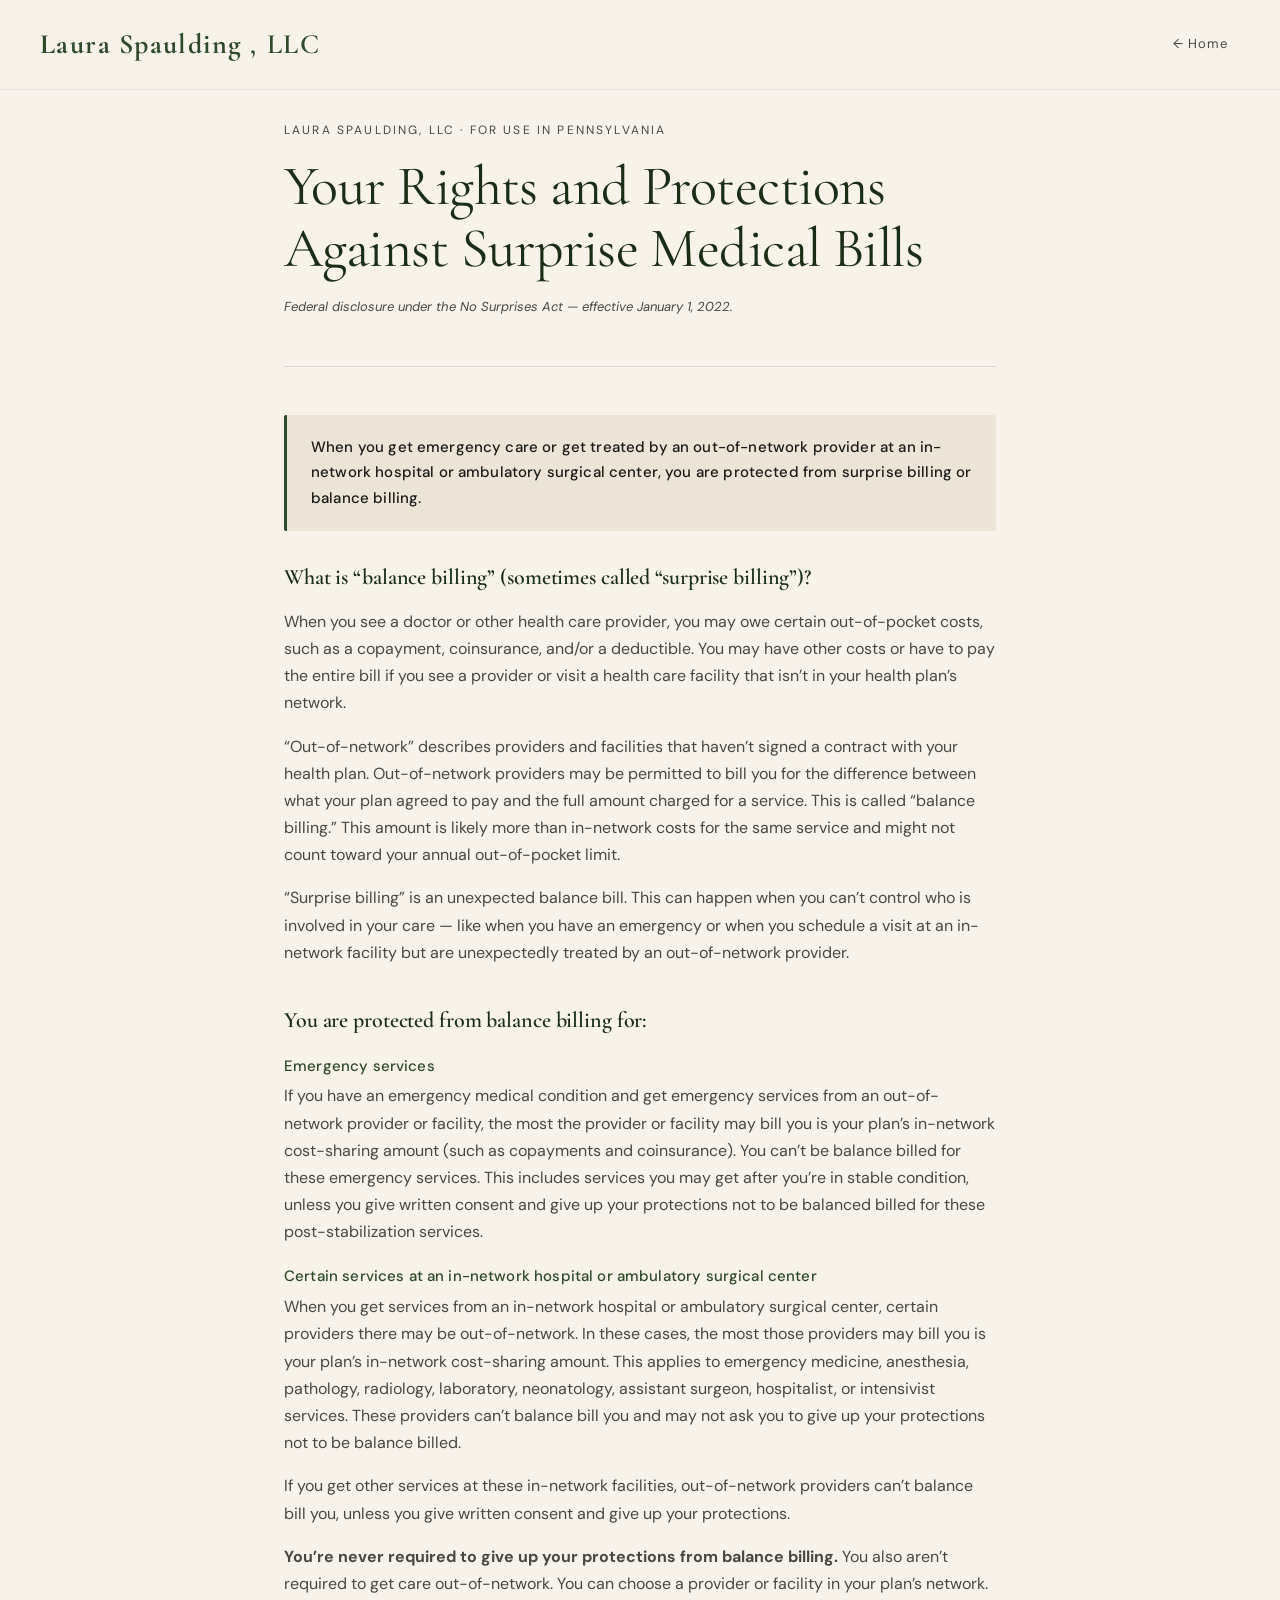
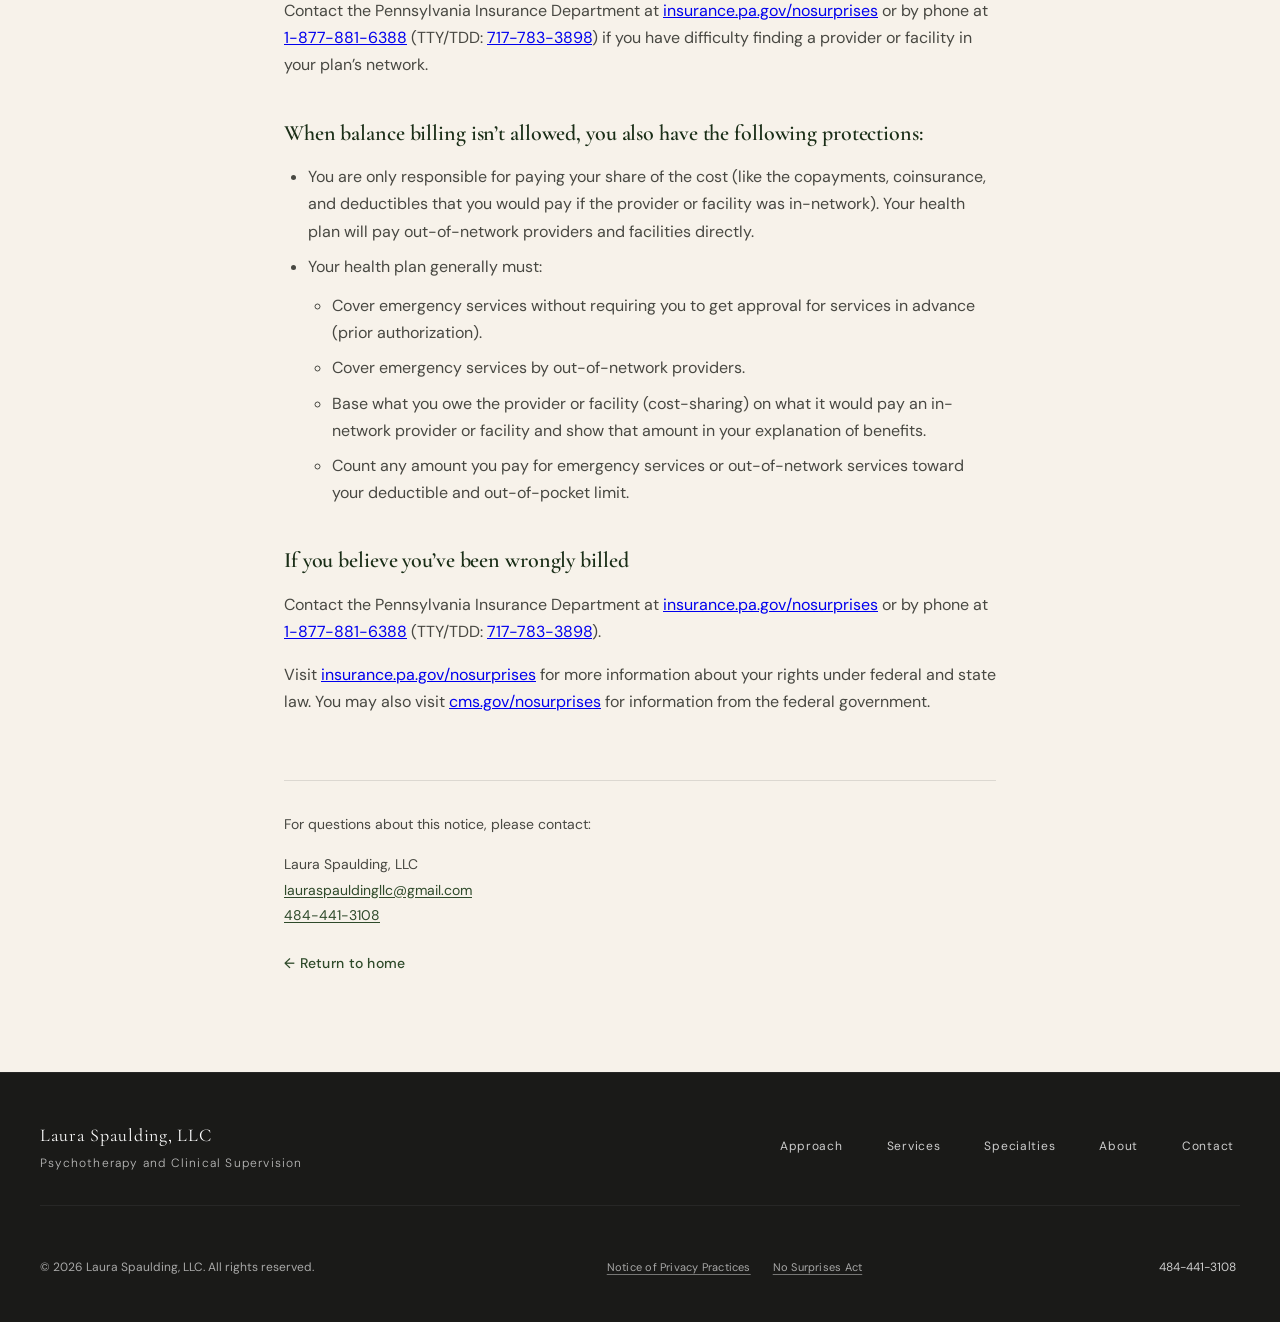
<file: no-surprises-act.html>
<!DOCTYPE html>
<html lang="en">
<head>
  <meta charset="UTF-8" />
  <meta name="viewport" content="width=device-width, initial-scale=1.0" />
  <title>Your Rights and Protections Against Surprise Medical Bills | Laura Spaulding, LPC</title>
  <meta name="description" content="No Surprises Act disclosure for Laura Spaulding LLC — federal and Pennsylvania protections against balance billing and surprise medical bills." />
  <meta name="robots" content="noindex" />
  <link rel="preconnect" href="https://fonts.googleapis.com" />
  <link rel="preconnect" href="https://fonts.gstatic.com" crossorigin />
  <link rel="preload" href="https://fonts.googleapis.com/css2?family=Bebas+Neue&family=Cormorant+Garamond:ital,wght@0,300;0,400;0,600;1,300;1,400;1,600&family=DM+Sans:wght@300;400;500&display=swap" as="style" onload="this.onload=null;this.rel='stylesheet'" />
  <noscript><link href="https://fonts.googleapis.com/css2?family=Bebas+Neue&family=Cormorant+Garamond:ital,wght@0,300;0,400;0,600;1,300;1,400;1,600&family=DM+Sans:wght@300;400;500&display=swap" rel="stylesheet" /></noscript>
  <link rel="icon" href="data:image/svg+xml,<svg xmlns='http://www.w3.org/2000/svg' viewBox='0 0 100 100'><text y='.9em' font-size='90'>🌿</text></svg>" />
  <link rel="stylesheet" href="style.css?v=golive-llc-space" />
</head>
<body class="legal-page">
  <a href="#main-content" class="skip-link">Skip to main content</a>

  <nav class="nav nav--legal" aria-label="Return to home">
    <div class="nav__inner">
      <a href="index.html" class="nav__brand">
        <span class="nav__brand-first">Laura</span> <span class="nav__brand-last">Spaulding</span><span class="nav__brand-llc">, LLC</span>
      </a>
      <a href="index.html" class="nav__return-link">&larr; Home</a>
    </div>
  </nav>

  <main id="main-content">
    <article class="legal">
      <header class="legal__header">
        <p class="legal__eyebrow">Laura Spaulding, LLC &middot; For use in Pennsylvania</p>
        <h1 class="legal__title">Your Rights and Protections Against Surprise Medical Bills</h1>
        <p class="legal__effective">Federal disclosure under the No Surprises Act &mdash; effective January 1, 2022.</p>
      </header>

      <p class="legal__lede">
        <strong>When you get emergency care or get treated by an out-of-network provider at an in-network hospital or ambulatory surgical center, you are protected from surprise billing or balance billing.</strong>
      </p>

      <section>
        <h2 class="legal__section">What is &ldquo;balance billing&rdquo; (sometimes called &ldquo;surprise billing&rdquo;)?</h2>
        <p>When you see a doctor or other health care provider, you may owe certain out-of-pocket costs, such as a copayment, coinsurance, and/or a deductible. You may have other costs or have to pay the entire bill if you see a provider or visit a health care facility that isn&rsquo;t in your health plan&rsquo;s network.</p>
        <p>&ldquo;Out-of-network&rdquo; describes providers and facilities that haven&rsquo;t signed a contract with your health plan. Out-of-network providers may be permitted to bill you for the difference between what your plan agreed to pay and the full amount charged for a service. This is called &ldquo;balance billing.&rdquo; This amount is likely more than in-network costs for the same service and might not count toward your annual out-of-pocket limit.</p>
        <p>&ldquo;Surprise billing&rdquo; is an unexpected balance bill. This can happen when you can&rsquo;t control who is involved in your care &mdash; like when you have an emergency or when you schedule a visit at an in-network facility but are unexpectedly treated by an out-of-network provider.</p>
      </section>

      <section>
        <h2 class="legal__section">You are protected from balance billing for:</h2>

        <h3 class="legal__sub">Emergency services</h3>
        <p>If you have an emergency medical condition and get emergency services from an out-of-network provider or facility, the most the provider or facility may bill you is your plan&rsquo;s in-network cost-sharing amount (such as copayments and coinsurance). You can&rsquo;t be balance billed for these emergency services. This includes services you may get after you&rsquo;re in stable condition, unless you give written consent and give up your protections not to be balanced billed for these post-stabilization services.</p>

        <h3 class="legal__sub">Certain services at an in-network hospital or ambulatory surgical center</h3>
        <p>When you get services from an in-network hospital or ambulatory surgical center, certain providers there may be out-of-network. In these cases, the most those providers may bill you is your plan&rsquo;s in-network cost-sharing amount. This applies to emergency medicine, anesthesia, pathology, radiology, laboratory, neonatology, assistant surgeon, hospitalist, or intensivist services. These providers can&rsquo;t balance bill you and may not ask you to give up your protections not to be balance billed.</p>
        <p>If you get other services at these in-network facilities, out-of-network providers can&rsquo;t balance bill you, unless you give written consent and give up your protections.</p>
        <p><strong>You&rsquo;re never required to give up your protections from balance billing.</strong> You also aren&rsquo;t required to get care out-of-network. You can choose a provider or facility in your plan&rsquo;s network. Contact the Pennsylvania Insurance Department at <a href="https://www.insurance.pa.gov/nosurprises" rel="noopener noreferrer" target="_blank">insurance.pa.gov/nosurprises</a> or by phone at <a href="tel:18778816388">1-877-881-6388</a> (TTY/TDD: <a href="tel:17177833898">717-783-3898</a>) if you have difficulty finding a provider or facility in your plan&rsquo;s network.</p>
      </section>

      <section>
        <h2 class="legal__section">When balance billing isn&rsquo;t allowed, you also have the following protections:</h2>
        <ul class="legal__list">
          <li>You are only responsible for paying your share of the cost (like the copayments, coinsurance, and deductibles that you would pay if the provider or facility was in-network). Your health plan will pay out-of-network providers and facilities directly.</li>
          <li>
            Your health plan generally must:
            <ul class="legal__list">
              <li>Cover emergency services without requiring you to get approval for services in advance (prior authorization).</li>
              <li>Cover emergency services by out-of-network providers.</li>
              <li>Base what you owe the provider or facility (cost-sharing) on what it would pay an in-network provider or facility and show that amount in your explanation of benefits.</li>
              <li>Count any amount you pay for emergency services or out-of-network services toward your deductible and out-of-pocket limit.</li>
            </ul>
          </li>
        </ul>
      </section>

      <section>
        <h2 class="legal__section">If you believe you&rsquo;ve been wrongly billed</h2>
        <p>Contact the Pennsylvania Insurance Department at <a href="https://www.insurance.pa.gov/nosurprises" rel="noopener noreferrer" target="_blank">insurance.pa.gov/nosurprises</a> or by phone at <a href="tel:18778816388">1-877-881-6388</a> (TTY/TDD: <a href="tel:17177833898">717-783-3898</a>).</p>
        <p>Visit <a href="https://www.insurance.pa.gov/nosurprises" rel="noopener noreferrer" target="_blank">insurance.pa.gov/nosurprises</a> for more information about your rights under federal and state law. You may also visit <a href="https://www.cms.gov/nosurprises" rel="noopener noreferrer" target="_blank">cms.gov/nosurprises</a> for information from the federal government.</p>
      </section>

      <footer class="legal__footer">
        <p>For questions about this notice, please contact:</p>
        <address class="legal__contact">
          Laura Spaulding, LLC<br />
          <a href="mailto:lauraspauldingllc@gmail.com">lauraspauldingllc@gmail.com</a><br />
          <a href="tel:4844413108">484-441-3108</a>
        </address>
        <p class="legal__return"><a href="index.html">&larr; Return to home</a></p>
      </footer>
    </article>
  </main>

  <footer class="site-footer">
    <div class="site-footer__inner">
      <div class="site-footer__top">
        <div class="site-footer__brand">
          <p class="site-footer__name">Laura Spaulding, LLC</p>
          <p class="site-footer__tagline">Psychotherapy and Clinical Supervision</p>
        </div>
        <nav class="site-footer__nav" aria-label="Footer navigation">
          <a href="index.html#approach">Approach</a>
          <a href="index.html#services">Services</a>
          <a href="index.html#specialties">Specialties</a>
          <a href="index.html#about">About</a>
          <a href="index.html#contact">Contact</a>
        </nav>
      </div>
      <div class="site-footer__bottom">
        <p>&copy; 2026 Laura Spaulding, LLC. All rights reserved.</p>
        <div class="site-footer__legal">
          <a href="notice-of-privacy-practices.html">Notice of Privacy Practices</a>
          <a href="no-surprises-act.html">No Surprises Act</a>
        </div>
        <a href="tel:4844413108">484-441-3108</a>
      </div>
    </div>
  </footer>
</body>
</html>
</file>
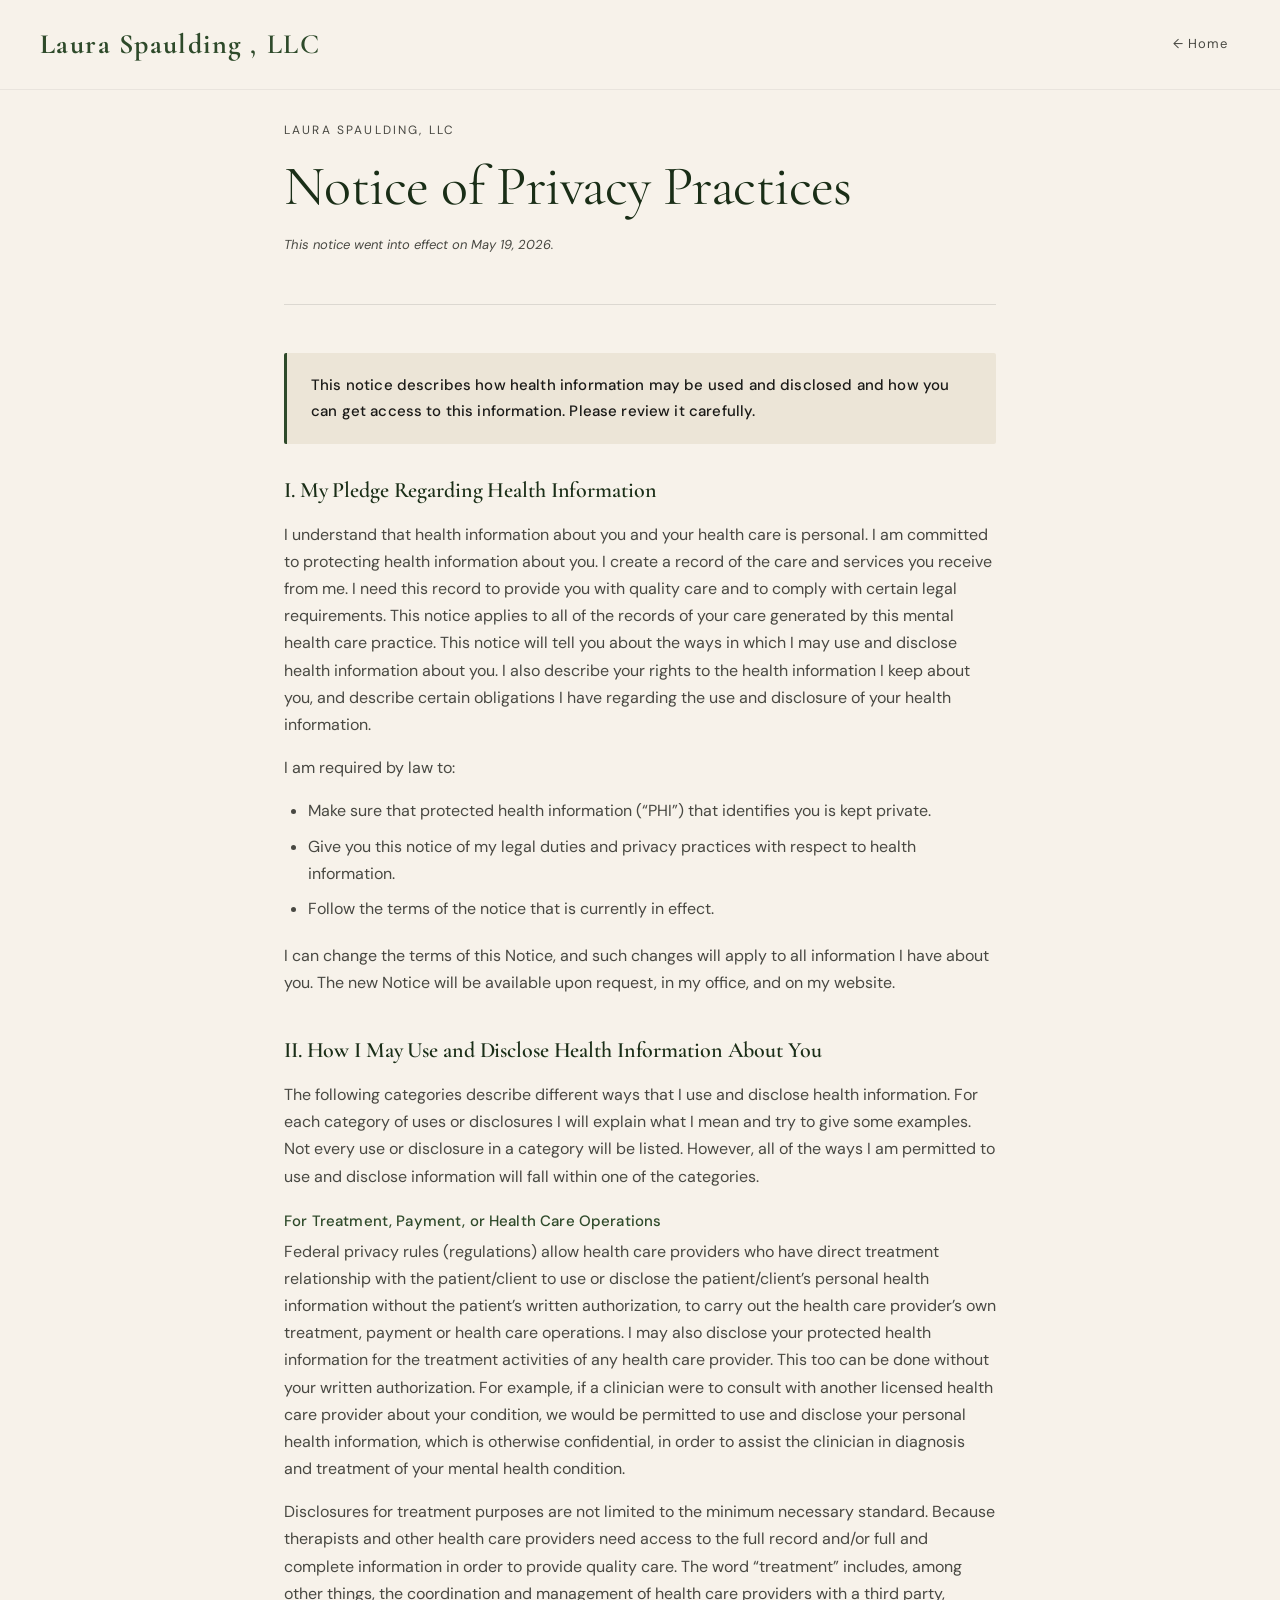
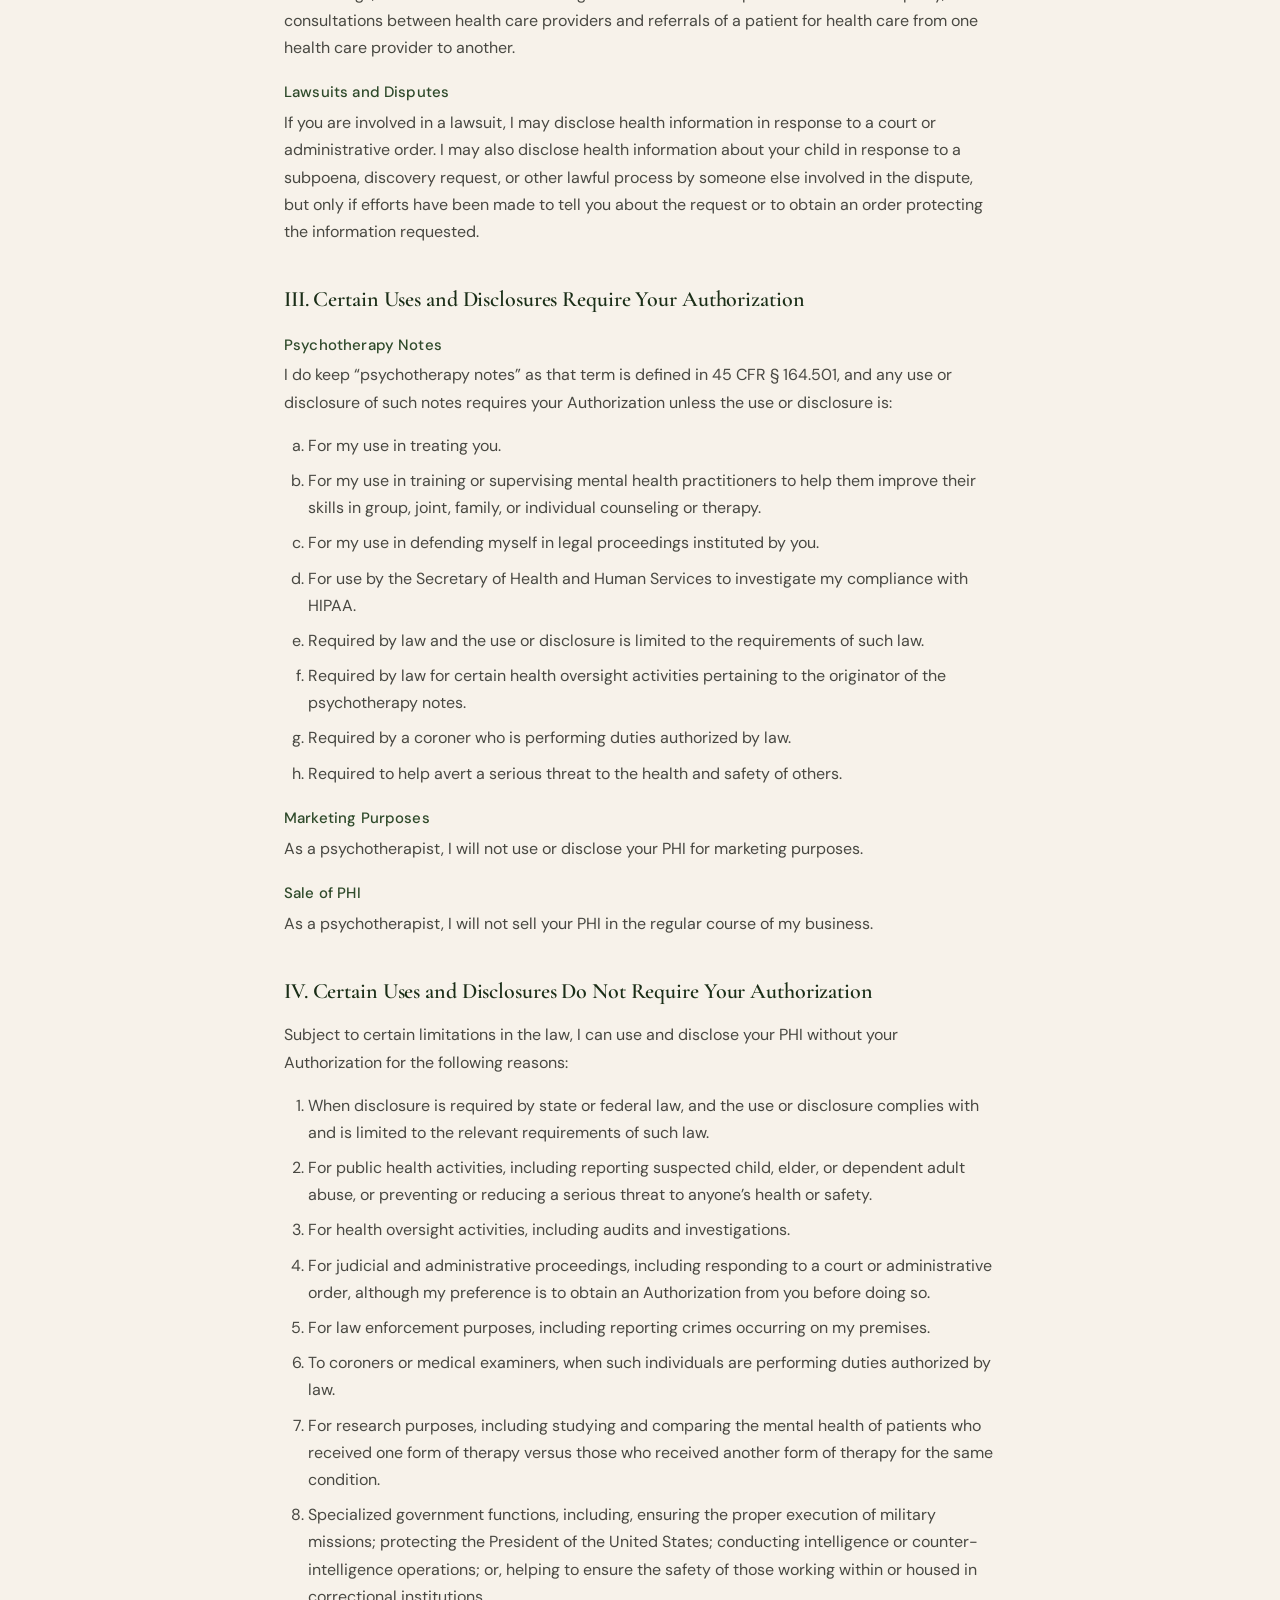
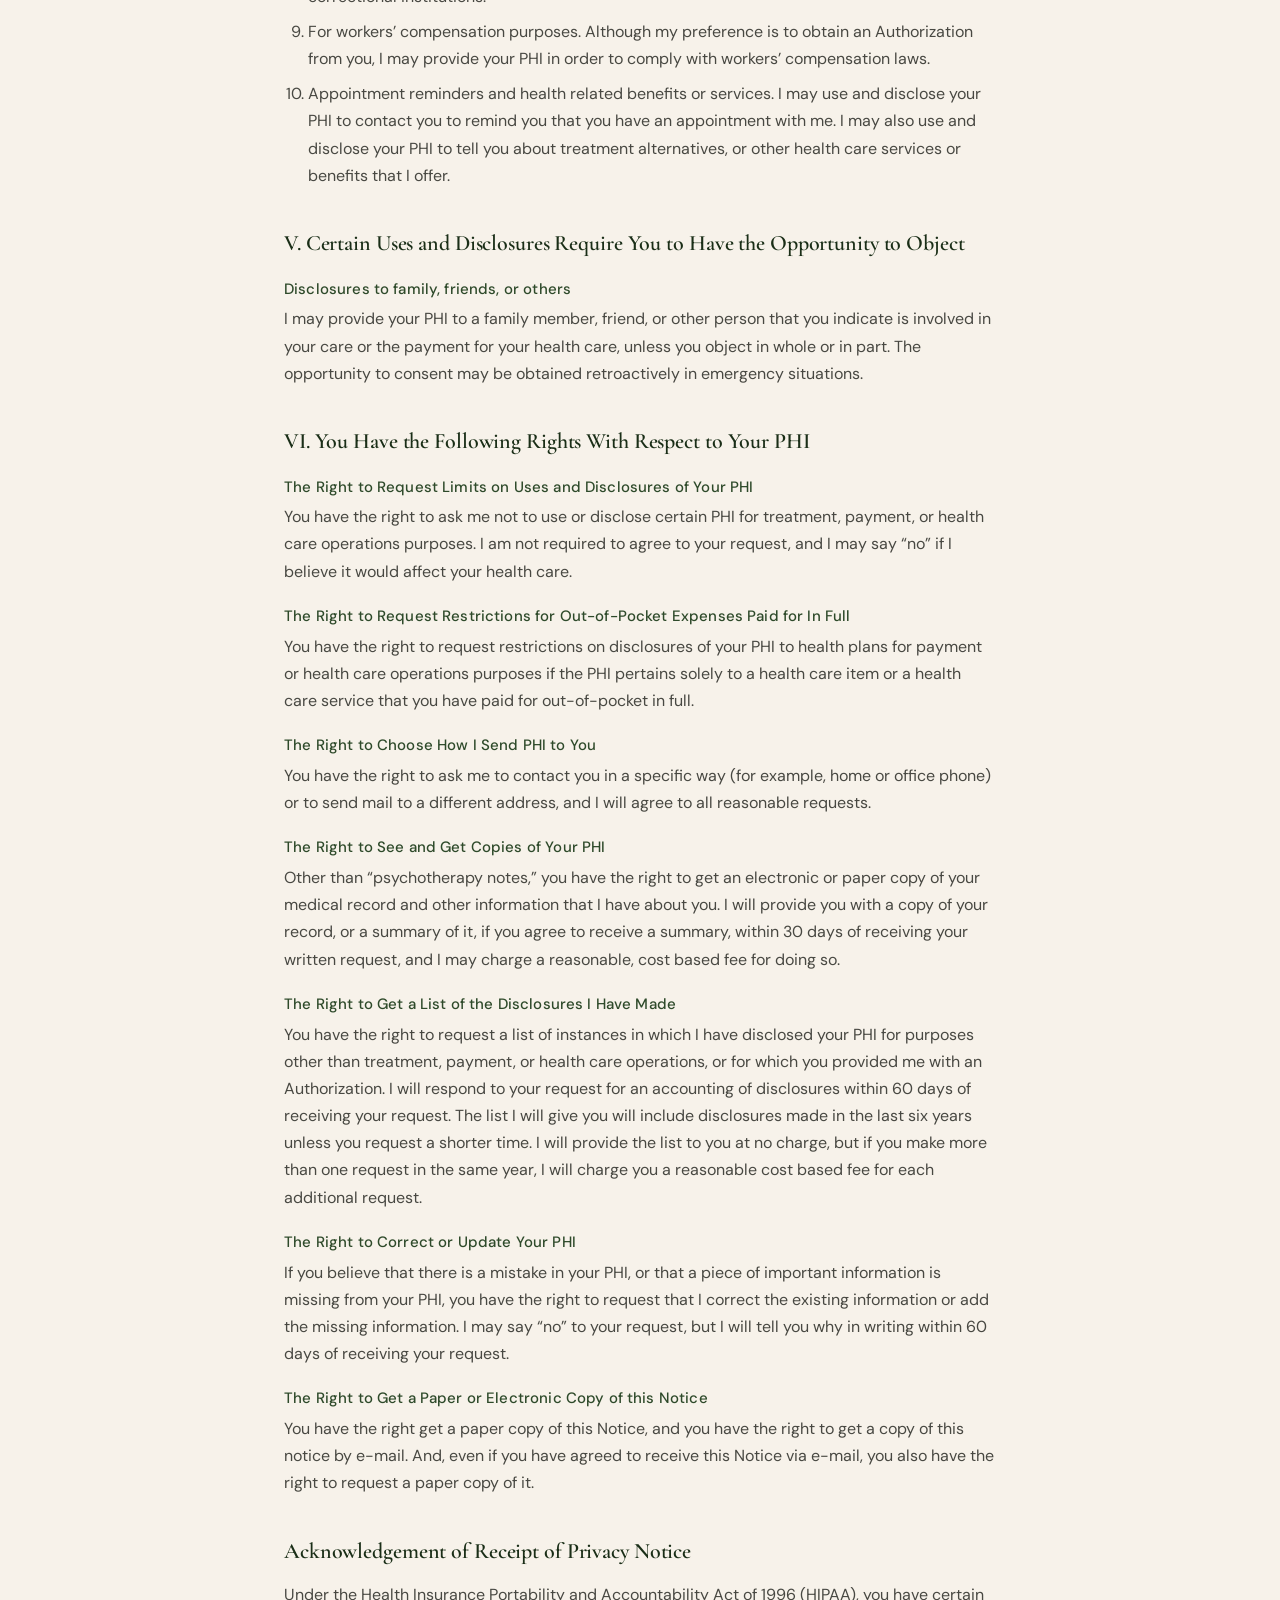
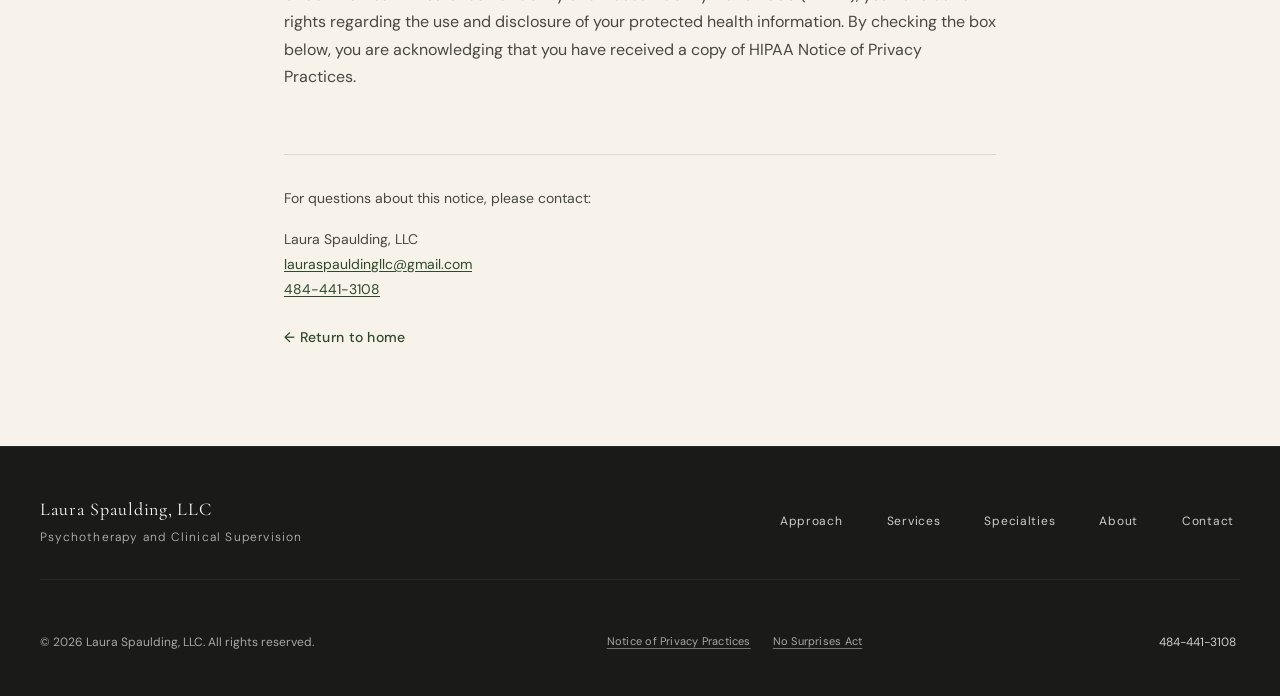
<file: notice-of-privacy-practices.html>
<!DOCTYPE html>
<html lang="en">
<head>
  <meta charset="UTF-8" />
  <meta name="viewport" content="width=device-width, initial-scale=1.0" />
  <title>Notice of Privacy Practices | Laura Spaulding, LPC</title>
  <meta name="description" content="HIPAA Notice of Privacy Practices for Laura Spaulding LLC — how protected health information may be used and disclosed." />
  <meta name="robots" content="noindex" />
  <link rel="preconnect" href="https://fonts.googleapis.com" />
  <link rel="preconnect" href="https://fonts.gstatic.com" crossorigin />
  <link rel="preload" href="https://fonts.googleapis.com/css2?family=Bebas+Neue&family=Cormorant+Garamond:ital,wght@0,300;0,400;0,600;1,300;1,400;1,600&family=DM+Sans:wght@300;400;500&display=swap" as="style" onload="this.onload=null;this.rel='stylesheet'" />
  <noscript><link href="https://fonts.googleapis.com/css2?family=Bebas+Neue&family=Cormorant+Garamond:ital,wght@0,300;0,400;0,600;1,300;1,400;1,600&family=DM+Sans:wght@300;400;500&display=swap" rel="stylesheet" /></noscript>
  <link rel="icon" href="data:image/svg+xml,<svg xmlns='http://www.w3.org/2000/svg' viewBox='0 0 100 100'><text y='.9em' font-size='90'>🌿</text></svg>" />
  <link rel="stylesheet" href="style.css?v=golive-llc-space" />
</head>
<body class="legal-page">
  <a href="#main-content" class="skip-link">Skip to main content</a>

  <nav class="nav nav--legal" aria-label="Return to home">
    <div class="nav__inner">
      <a href="index.html" class="nav__brand">
        <span class="nav__brand-first">Laura</span> <span class="nav__brand-last">Spaulding</span><span class="nav__brand-llc">, LLC</span>
      </a>
      <a href="index.html" class="nav__return-link">&larr; Home</a>
    </div>
  </nav>

  <main id="main-content">
    <article class="legal">
      <header class="legal__header">
        <p class="legal__eyebrow">Laura Spaulding, LLC</p>
        <h1 class="legal__title">Notice of Privacy Practices</h1>
        <p class="legal__effective">This notice went into effect on May 19, 2026.</p>
      </header>

      <p class="legal__lede">
        <strong>This notice describes how health information may be used and disclosed and how you can get access to this information. Please review it carefully.</strong>
      </p>

      <section>
        <h2 class="legal__section">I. My Pledge Regarding Health Information</h2>
        <p>I understand that health information about you and your health care is personal. I am committed to protecting health information about you. I create a record of the care and services you receive from me. I need this record to provide you with quality care and to comply with certain legal requirements. This notice applies to all of the records of your care generated by this mental health care practice. This notice will tell you about the ways in which I may use and disclose health information about you. I also describe your rights to the health information I keep about you, and describe certain obligations I have regarding the use and disclosure of your health information.</p>
        <p>I am required by law to:</p>
        <ul class="legal__list">
          <li>Make sure that protected health information (&ldquo;PHI&rdquo;) that identifies you is kept private.</li>
          <li>Give you this notice of my legal duties and privacy practices with respect to health information.</li>
          <li>Follow the terms of the notice that is currently in effect.</li>
        </ul>
        <p>I can change the terms of this Notice, and such changes will apply to all information I have about you. The new Notice will be available upon request, in my office, and on my website.</p>
      </section>

      <section>
        <h2 class="legal__section">II. How I May Use and Disclose Health Information About You</h2>
        <p>The following categories describe different ways that I use and disclose health information. For each category of uses or disclosures I will explain what I mean and try to give some examples. Not every use or disclosure in a category will be listed. However, all of the ways I am permitted to use and disclose information will fall within one of the categories.</p>

        <h3 class="legal__sub">For Treatment, Payment, or Health Care Operations</h3>
        <p>Federal privacy rules (regulations) allow health care providers who have direct treatment relationship with the patient/client to use or disclose the patient/client&rsquo;s personal health information without the patient&rsquo;s written authorization, to carry out the health care provider&rsquo;s own treatment, payment or health care operations. I may also disclose your protected health information for the treatment activities of any health care provider. This too can be done without your written authorization. For example, if a clinician were to consult with another licensed health care provider about your condition, we would be permitted to use and disclose your personal health information, which is otherwise confidential, in order to assist the clinician in diagnosis and treatment of your mental health condition.</p>
        <p>Disclosures for treatment purposes are not limited to the minimum necessary standard. Because therapists and other health care providers need access to the full record and/or full and complete information in order to provide quality care. The word &ldquo;treatment&rdquo; includes, among other things, the coordination and management of health care providers with a third party, consultations between health care providers and referrals of a patient for health care from one health care provider to another.</p>

        <h3 class="legal__sub">Lawsuits and Disputes</h3>
        <p>If you are involved in a lawsuit, I may disclose health information in response to a court or administrative order. I may also disclose health information about your child in response to a subpoena, discovery request, or other lawful process by someone else involved in the dispute, but only if efforts have been made to tell you about the request or to obtain an order protecting the information requested.</p>
      </section>

      <section>
        <h2 class="legal__section">III. Certain Uses and Disclosures Require Your Authorization</h2>

        <h3 class="legal__sub">Psychotherapy Notes</h3>
        <p>I do keep &ldquo;psychotherapy notes&rdquo; as that term is defined in 45 CFR &sect; 164.501, and any use or disclosure of such notes requires your Authorization unless the use or disclosure is:</p>
        <ol class="legal__list legal__list--lettered">
          <li>For my use in treating you.</li>
          <li>For my use in training or supervising mental health practitioners to help them improve their skills in group, joint, family, or individual counseling or therapy.</li>
          <li>For my use in defending myself in legal proceedings instituted by you.</li>
          <li>For use by the Secretary of Health and Human Services to investigate my compliance with HIPAA.</li>
          <li>Required by law and the use or disclosure is limited to the requirements of such law.</li>
          <li>Required by law for certain health oversight activities pertaining to the originator of the psychotherapy notes.</li>
          <li>Required by a coroner who is performing duties authorized by law.</li>
          <li>Required to help avert a serious threat to the health and safety of others.</li>
        </ol>

        <h3 class="legal__sub">Marketing Purposes</h3>
        <p>As a psychotherapist, I will not use or disclose your PHI for marketing purposes.</p>

        <h3 class="legal__sub">Sale of PHI</h3>
        <p>As a psychotherapist, I will not sell your PHI in the regular course of my business.</p>
      </section>

      <section>
        <h2 class="legal__section">IV. Certain Uses and Disclosures Do Not Require Your Authorization</h2>
        <p>Subject to certain limitations in the law, I can use and disclose your PHI without your Authorization for the following reasons:</p>
        <ol class="legal__list legal__list--numbered">
          <li>When disclosure is required by state or federal law, and the use or disclosure complies with and is limited to the relevant requirements of such law.</li>
          <li>For public health activities, including reporting suspected child, elder, or dependent adult abuse, or preventing or reducing a serious threat to anyone&rsquo;s health or safety.</li>
          <li>For health oversight activities, including audits and investigations.</li>
          <li>For judicial and administrative proceedings, including responding to a court or administrative order, although my preference is to obtain an Authorization from you before doing so.</li>
          <li>For law enforcement purposes, including reporting crimes occurring on my premises.</li>
          <li>To coroners or medical examiners, when such individuals are performing duties authorized by law.</li>
          <li>For research purposes, including studying and comparing the mental health of patients who received one form of therapy versus those who received another form of therapy for the same condition.</li>
          <li>Specialized government functions, including, ensuring the proper execution of military missions; protecting the President of the United States; conducting intelligence or counter-intelligence operations; or, helping to ensure the safety of those working within or housed in correctional institutions.</li>
          <li>For workers&rsquo; compensation purposes. Although my preference is to obtain an Authorization from you, I may provide your PHI in order to comply with workers&rsquo; compensation laws.</li>
          <li>Appointment reminders and health related benefits or services. I may use and disclose your PHI to contact you to remind you that you have an appointment with me. I may also use and disclose your PHI to tell you about treatment alternatives, or other health care services or benefits that I offer.</li>
        </ol>
      </section>

      <section>
        <h2 class="legal__section">V. Certain Uses and Disclosures Require You to Have the Opportunity to Object</h2>
        <h3 class="legal__sub">Disclosures to family, friends, or others</h3>
        <p>I may provide your PHI to a family member, friend, or other person that you indicate is involved in your care or the payment for your health care, unless you object in whole or in part. The opportunity to consent may be obtained retroactively in emergency situations.</p>
      </section>

      <section>
        <h2 class="legal__section">VI. You Have the Following Rights With Respect to Your PHI</h2>

        <h3 class="legal__sub">The Right to Request Limits on Uses and Disclosures of Your PHI</h3>
        <p>You have the right to ask me not to use or disclose certain PHI for treatment, payment, or health care operations purposes. I am not required to agree to your request, and I may say &ldquo;no&rdquo; if I believe it would affect your health care.</p>

        <h3 class="legal__sub">The Right to Request Restrictions for Out-of-Pocket Expenses Paid for In Full</h3>
        <p>You have the right to request restrictions on disclosures of your PHI to health plans for payment or health care operations purposes if the PHI pertains solely to a health care item or a health care service that you have paid for out-of-pocket in full.</p>

        <h3 class="legal__sub">The Right to Choose How I Send PHI to You</h3>
        <p>You have the right to ask me to contact you in a specific way (for example, home or office phone) or to send mail to a different address, and I will agree to all reasonable requests.</p>

        <h3 class="legal__sub">The Right to See and Get Copies of Your PHI</h3>
        <p>Other than &ldquo;psychotherapy notes,&rdquo; you have the right to get an electronic or paper copy of your medical record and other information that I have about you. I will provide you with a copy of your record, or a summary of it, if you agree to receive a summary, within 30 days of receiving your written request, and I may charge a reasonable, cost based fee for doing so.</p>

        <h3 class="legal__sub">The Right to Get a List of the Disclosures I Have Made</h3>
        <p>You have the right to request a list of instances in which I have disclosed your PHI for purposes other than treatment, payment, or health care operations, or for which you provided me with an Authorization. I will respond to your request for an accounting of disclosures within 60 days of receiving your request. The list I will give you will include disclosures made in the last six years unless you request a shorter time. I will provide the list to you at no charge, but if you make more than one request in the same year, I will charge you a reasonable cost based fee for each additional request.</p>

        <h3 class="legal__sub">The Right to Correct or Update Your PHI</h3>
        <p>If you believe that there is a mistake in your PHI, or that a piece of important information is missing from your PHI, you have the right to request that I correct the existing information or add the missing information. I may say &ldquo;no&rdquo; to your request, but I will tell you why in writing within 60 days of receiving your request.</p>

        <h3 class="legal__sub">The Right to Get a Paper or Electronic Copy of this Notice</h3>
        <p>You have the right get a paper copy of this Notice, and you have the right to get a copy of this notice by e-mail. And, even if you have agreed to receive this Notice via e-mail, you also have the right to request a paper copy of it.</p>
      </section>

      <section>
        <h2 class="legal__section">Acknowledgement of Receipt of Privacy Notice</h2>
        <p>Under the Health Insurance Portability and Accountability Act of 1996 (HIPAA), you have certain rights regarding the use and disclosure of your protected health information. By checking the box below, you are acknowledging that you have received a copy of HIPAA Notice of Privacy Practices.</p>
      </section>

      <footer class="legal__footer">
        <p>For questions about this notice, please contact:</p>
        <address class="legal__contact">
          Laura Spaulding, LLC<br />
          <a href="mailto:lauraspauldingllc@gmail.com">lauraspauldingllc@gmail.com</a><br />
          <a href="tel:4844413108">484-441-3108</a>
        </address>
        <p class="legal__return"><a href="index.html">&larr; Return to home</a></p>
      </footer>
    </article>
  </main>

  <footer class="site-footer">
    <div class="site-footer__inner">
      <div class="site-footer__top">
        <div class="site-footer__brand">
          <p class="site-footer__name">Laura Spaulding, LLC</p>
          <p class="site-footer__tagline">Psychotherapy and Clinical Supervision</p>
        </div>
        <nav class="site-footer__nav" aria-label="Footer navigation">
          <a href="index.html#approach">Approach</a>
          <a href="index.html#services">Services</a>
          <a href="index.html#specialties">Specialties</a>
          <a href="index.html#about">About</a>
          <a href="index.html#contact">Contact</a>
        </nav>
      </div>
      <div class="site-footer__bottom">
        <p>&copy; 2026 Laura Spaulding, LLC. All rights reserved.</p>
        <div class="site-footer__legal">
          <a href="notice-of-privacy-practices.html">Notice of Privacy Practices</a>
          <a href="no-surprises-act.html">No Surprises Act</a>
        </div>
        <a href="tel:4844413108">484-441-3108</a>
      </div>
    </div>
  </footer>
</body>
</html>
</file>
<file: style.css>
/* ========================================================
   Laura Spaulding Psychotherapy
   Palette: deep forest, warm parchment, terracotta, dusty gold
   Type: Cormorant Garamond (display) + DM Sans (body)
   Design: high-end editorial, each section visually distinct
   ======================================================== */

:root {
  --forest:       #2e4a2a;
  --forest-mid:   #3d6138;
  --forest-light: #5a7e53;
  --forest-pale:  #e8ede5;
  --forest-deep:  #1a2e17;
  --parchment:    #f7f2ea;
  --parchment-dk: #ece5d7;
  --parchment-xdk:#d9cebc;
  --terra:        #b8654a;
  --terra-lt:     #cc8060;
  --terra-pale:   #f2e6df;
  --gold:         #9e7e30;
  --gold-lt:      #c5a84a;
  --ink:          #1a1a18;
  --ink-mid:      #484842;
  --ink-muted:    #8a8878;
  --white:        #ffffff;
  --glow-forest:  0 0 18px rgba(46,74,42,0.28), 0 0 36px rgba(46,74,42,0.12);
  --glow-terra:   0 0 18px rgba(184,101,74,0.32), 0 0 36px rgba(184,101,74,0.14);
}

*, *::before, *::after { margin:0; padding:0; box-sizing:border-box; }

html { scroll-behavior: smooth; -webkit-text-size-adjust: 100%; }

body {
  font-family: 'DM Sans', system-ui, sans-serif;
  color: var(--ink);
  background: var(--parchment);
  line-height: 1.6;
  overflow-x: hidden;
}

/* ---- Skip-to-main link (keyboard / screen reader) ---- */
/* ---- Visually hidden (screen-reader-only) utility ---- */
.visually-hidden {
  position: absolute;
  width: 1px;
  height: 1px;
  padding: 0;
  margin: -1px;
  overflow: hidden;
  clip: rect(0, 0, 0, 0);
  white-space: nowrap;
  border: 0;
}

.skip-link {
  position: absolute;
  top: -100%;
  left: 8px;
  z-index: 9999;
  background: var(--forest-deep);
  color: var(--white);
  font-family: 'DM Sans', sans-serif;
  font-size: 14px;
  font-weight: 500;
  padding: 12px 20px;
  text-decoration: none;
  border-radius: 0 0 4px 4px;
  border: 2px solid var(--terra);
  letter-spacing: 0.04em;
  transition: top 0.2s;
}
.skip-link:focus {
  top: 0;
  outline: 2px solid var(--terra);
  outline-offset: 0;
}

/* ---- Reading progress bar ---- */
.reading-progress {
  position: fixed;
  top: 0; left: 0;
  width: 100%;
  height: 2px;
  z-index: 2000;
  background: transparent;
  pointer-events: none;
}
.reading-progress__bar {
  height: 100%;
  width: 0%;
  background: var(--terra);
  transition: width 0.08s linear;
  box-shadow: 0 0 8px rgba(184,101,74,0.5);
}

/* ---- Type system ---- */
h1, h2, h3 {
  font-family: 'Cormorant Garamond', Georgia, serif;
  font-weight: 400;
  line-height: 1.05;
}
h2 em, h1 em {
  font-style: italic;
  color: var(--terra);
}
.section-eyebrow {
  font-family: 'DM Sans', sans-serif;
  font-size: 12px;
  font-weight: 500;
  letter-spacing: 0.22em;
  text-transform: uppercase;
  color: var(--gold);
}

/* ---- Buttons ---- */
.btn {
  display: inline-flex;
  align-items: center;
  justify-content: center;
  font-family: 'DM Sans', sans-serif;
  font-size: 13px;
  font-weight: 500;
  text-decoration: none;
  border: none;
  cursor: pointer;
  transition: all 0.28s ease;
  border-radius: 2px;
  min-height: 48px;
  padding: 14px 36px;
  letter-spacing: 0.08em;
  text-transform: uppercase;
}
.btn--primary {
  background: var(--forest);
  color: var(--white);
  box-shadow: var(--glow-forest);
  animation: cta-breathe 3.5s ease-in-out infinite;
}
.btn--primary:hover {
  background: var(--forest-mid);
  transform: translateY(-2px);
  box-shadow: 0 0 28px rgba(46,74,42,0.4), 0 0 54px rgba(46,74,42,0.18);
}
.btn--full { width: 100%; }

@keyframes cta-breathe {
  0%, 100% { box-shadow: var(--glow-forest); }
  50% { box-shadow: 0 0 26px rgba(46,74,42,0.42), 0 0 52px rgba(46,74,42,0.2); }
}

/* ---- Scroll reveals — multiple entry directions ---- */
.reveal {
  opacity: 0;
  transform: translateY(20px);
  transition: opacity 0.55s cubic-bezier(0.22,1,0.36,1), transform 0.55s cubic-bezier(0.22,1,0.36,1);
}
.reveal.is-visible { opacity: 1; transform: translateY(0); }
.reveal[data-delay="1"] { transition-delay: 0.06s; }
.reveal[data-delay="2"] { transition-delay: 0.12s; }
.reveal[data-delay="3"] { transition-delay: 0.18s; }

.reveal-left {
  opacity: 0;
  transform: translateX(-140px);
  transition: opacity 1.1s cubic-bezier(0.22,1,0.36,1), transform 1.1s cubic-bezier(0.22,1,0.36,1);
}
.reveal-left.is-visible { opacity: 1; transform: translateX(0); }

.reveal-right {
  opacity: 0;
  transform: translateX(140px);
  transition: opacity 1.1s cubic-bezier(0.22,1,0.36,1), transform 1.1s cubic-bezier(0.22,1,0.36,1);
}
.reveal-right.is-visible { opacity: 1; transform: translateX(0); }

/* ===================================================
   NAV
   =================================================== */
.nav {
  position: fixed;
  top: 0; left: 0;
  width: 100%;
  z-index: 1000;
  padding: 22px 0;
  transition: background 0.35s, box-shadow 0.35s, padding 0.35s;
}
.nav.is-scrolled {
  background: rgba(247,242,234,0.97);
  -webkit-backdrop-filter: blur(16px) saturate(120%);
  backdrop-filter: blur(16px) saturate(120%);
  box-shadow: 0 1px 0 rgba(46,74,42,0.08), 0 6px 24px rgba(26,46,23,0.06);
  padding: 14px 0;
}
.nav { transition: background 0.5s cubic-bezier(0.22, 0.61, 0.36, 1),
                   box-shadow 0.5s ease,
                   padding 0.5s cubic-bezier(0.22, 0.61, 0.36, 1),
                   backdrop-filter 0.5s ease; }
.nav__inner {
  max-width: 1280px;
  margin: 0 auto;
  padding: 0 40px;
  display: flex;
  align-items: center;
  justify-content: space-between;
}
.nav__brand {
  font-family: 'Cormorant Garamond', serif;
  font-size: clamp(22px, 2.4vw, 28px);
  font-weight: 700;
  text-decoration: none;
  min-height: 44px;
  display: inline-flex;
  align-items: center;
  gap: 0.28em;
  letter-spacing: 0.05em;
  color: var(--white);
  text-shadow:
    0 1px 2px rgba(0,0,0,0.7),
    0 2px 14px rgba(0,0,0,0.55);
  transition: color 0.3s, text-shadow 0.3s;
}
.nav.is-scrolled .nav__brand {
  color: var(--forest);
  text-shadow: none;
}
.nav__brand-llc {
  font-size: 1em;
  font-weight: 600;
  letter-spacing: 0.06em;
  opacity: 1;
}
.nav__links {
  display: flex;
  align-items: center;
  gap: 40px;
  list-style: none;
}
.nav__links a {
  position: relative;
  font-size: 13px;
  font-weight: 500;
  letter-spacing: 0.08em;
  color: rgba(255,255,255,0.9);
  text-decoration: none;
  transition: color 0.3s ease, letter-spacing 0.4s cubic-bezier(0.22, 0.61, 0.36, 1);
  text-shadow: 0 1px 6px rgba(0,0,0,0.3);
  display: inline-flex;
  align-items: center;
  min-height: 44px;
  padding: 0 2px;
}
/* Animated underline draws from left on hover and stays under the active section */
.nav__links a::after {
  content: '';
  position: absolute;
  left: 0;
  bottom: 8px;
  width: 100%;
  height: 1px;
  background: currentColor;
  transform: scaleX(0);
  transform-origin: left center;
  transition: transform 0.45s cubic-bezier(0.22, 0.61, 0.36, 1), opacity 0.3s;
  opacity: 0.9;
}
.nav__links a:hover { color: var(--white); letter-spacing: 0.11em; }
.nav__links a:hover::after { transform: scaleX(1); }
.nav__links a.is-active::after { transform: scaleX(1); transform-origin: left center; }
.nav.is-scrolled .nav__links a { color: var(--ink-mid); text-shadow: none; }
.nav.is-scrolled .nav__links a:hover { color: var(--forest); }
.nav.is-scrolled .nav__links a.is-active { color: var(--forest); }
.nav__cta {
  position: relative;
  background: rgba(255,255,255,0.12) !important;
  color: var(--white) !important;
  padding: 10px 22px;
  border-radius: 2px;
  font-weight: 600 !important;
  font-size: 12px !important;
  letter-spacing: 0.12em !important;
  text-transform: uppercase;
  min-height: 44px;
  display: inline-flex !important;
  align-items: center;
  gap: 0;
  border: 1px solid rgba(255,255,255,0.3) !important;
  backdrop-filter: blur(6px);
  transition: background 0.35s cubic-bezier(0.22, 0.61, 0.36, 1),
              border-color 0.35s,
              transform 0.35s cubic-bezier(0.22, 0.61, 0.36, 1),
              box-shadow 0.35s !important;
  text-shadow: none !important;
  overflow: hidden;
}
/* Arrow slides in from the left on hover, label lifts subtly. The arrow lives
   in a pseudo-element so the markup doesn't change. */
.nav__cta::after {
  content: '\2192';                   /* → */
  display: inline-block;
  width: 0;
  margin-left: 0;
  opacity: 0;
  transform: translateX(-8px);
  transition: width 0.4s cubic-bezier(0.22, 0.61, 0.36, 1),
              margin-left 0.4s cubic-bezier(0.22, 0.61, 0.36, 1),
              opacity 0.3s ease 0.05s,
              transform 0.4s cubic-bezier(0.22, 0.61, 0.36, 1);
  font-size: 14px;
  font-weight: 500;
}
.nav__cta:hover {
  background: rgba(255,255,255,0.24) !important;
  border-color: rgba(255,255,255,0.6) !important;
  transform: translateY(-1px);
}
.nav__cta:hover::after {
  width: 14px;
  margin-left: 8px;
  opacity: 1;
  transform: translateX(0);
}
.nav.is-scrolled .nav__cta {
  background: var(--forest) !important;
  color: var(--white) !important;
  border-color: transparent !important;
  box-shadow: var(--glow-forest);
}
.nav.is-scrolled .nav__cta:hover {
  background: var(--forest-mid) !important;
  box-shadow: 0 6px 28px rgba(46,74,42,0.5);
}
.nav__toggle {
  display: none;
  flex-direction: column;
  gap: 7px;
  background: none;
  border: none;
  cursor: pointer;
  padding: 10px;
  min-width: 44px;
  min-height: 44px;
  align-items: center;
  justify-content: center;
}
.nav__toggle span {
  width: 22px;
  height: 1.5px;
  background: var(--white);
  display: block;
  transition: transform 0.4s cubic-bezier(0.22, 0.61, 0.36, 1),
              opacity 0.25s ease,
              background 0.3s;
  transform-origin: center;
}
.nav.is-scrolled .nav__toggle span { background: var(--ink); }
/* Hamburger morphs to an X when the mobile nav is open */
.nav__toggle.is-open span:nth-child(1) {
  transform: translateY(4.25px) rotate(45deg);
}
.nav__toggle.is-open span:nth-child(2) {
  transform: translateY(-4.25px) rotate(-45deg);
}

/* ===================================================
   HERO — parallax photo, word-by-word entrance
   =================================================== */
.hero {
  position: relative;
  min-height: 100svh;
  min-height: 100vh;
  background: var(--forest-deep);
  display: grid;
  grid-template-rows: 1fr auto;
  overflow: hidden;
}
@supports (min-height: 100svh) { .hero { min-height: 100svh; } }

.hero__bg { position: absolute; inset: 0; pointer-events: none; }
.hero__bg-img {
  width: 100%;
  height: 110%;
  object-fit: cover;
  object-position: 65% 55%;
  transform-origin: center;
  will-change: transform;
}
.hero__bg-overlay {
  position: absolute;
  inset: 0;
  /* Bright photo. Minimal global tint — text legibility comes from the
     stacked text-shadow halos on each text element, not from darkening
     the photo itself. */
  background: linear-gradient(
    180deg,
    rgba(0, 0, 0, 0.18) 0%,
    rgba(0, 0, 0, 0.10) 50%,
    rgba(0, 0, 0, 0.05) 100%
  );
}
.hero__grain {
  position: absolute;
  inset: 0;
  background-image: url("data:image/svg+xml,%3Csvg viewBox='0 0 200 200' xmlns='http://www.w3.org/2000/svg'%3E%3Cfilter id='n'%3E%3CfeTurbulence type='fractalNoise' baseFrequency='0.85' numOctaves='4' stitchTiles='stitch'/%3E%3C/filter%3E%3Crect width='100%25' height='100%25' filter='url(%23n)' opacity='0.04'/%3E%3C/svg%3E");
  background-size: 160px;
  opacity: 0.32;
  mix-blend-mode: overlay;
}

/* Botanical illustration */
.hero__botanical {
  position: absolute;
  right: 7%;
  top: 50%;
  transform: translateY(-48%);
  width: clamp(120px, 16vw, 240px);
  color: rgba(255,255,255,0.09);
  pointer-events: none;
}
.hero__botanical svg {
  animation: botanical-sway 9s ease-in-out infinite alternate;
  transform-origin: center bottom;
  display: block;
}
@keyframes botanical-sway {
  from { transform: rotate(-1deg); }
  to   { transform: rotate(1.5deg); }
}

/* Hero content */
.hero__content {
  position: relative;
  z-index: 2;
  padding: clamp(96px, 14vh, 160px) 40px 48px;
  max-width: 1280px;
  margin: 0 auto;
  width: 100%;
  align-self: center;
}

.hero__accepting {
  display: inline-flex;
  align-items: center;
  gap: 8px;
  font-size: 12px;
  font-weight: 500;
  letter-spacing: 0.08em;
  color: var(--forest-deep);
  background: rgba(247, 242, 234, 0.92);
  padding: 8px 14px;
  border-radius: 999px;
  backdrop-filter: blur(6px);
  -webkit-backdrop-filter: blur(6px);
  box-shadow: 0 2px 12px rgba(0,0,0,0.18);
  margin-top: 22px;
  margin-bottom: 0;
  animation: hero-fade-up 1s cubic-bezier(0.22,1,0.36,1) 0.7s both;
}
.hero__accepting-dot {
  display: inline-block;
  width: 7px;
  height: 7px;
  border-radius: 50%;
  background: #5ec45e;
  box-shadow: 0 0 0 2px rgba(94,196,94,0.25);
  animation: dot-pulse 2.4s ease-in-out infinite;
  flex-shrink: 0;
}
@keyframes dot-pulse {
  0%, 100% { box-shadow: 0 0 0 2px rgba(94,196,94,0.25); }
  50% { box-shadow: 0 0 0 4px rgba(94,196,94,0.15), 0 0 8px rgba(94,196,94,0.3); }
}
@keyframes hero-fade-up {
  from { opacity: 0; transform: translateY(20px); }
  to   { opacity: 1; transform: translateY(0); }
}

/* Word-by-word headline */
.hero__headline {
  font-family: 'Cormorant Garamond', serif;
  font-weight: 400;
  font-size: clamp(3.8rem, 8.5vw, 7.5rem);
  line-height: 0.95;
  color: var(--white);
  /* Stacked halo — 4 layers from tight outline to deep glow. Lets the
     photo stay bright while the headline carries its own contrast. */
  text-shadow:
    0 0 2px rgba(0, 0, 0, 0.7),
    0 2px 6px rgba(0, 0, 0, 0.6),
    0 4px 18px rgba(0, 0, 0, 0.5),
    0 2px 32px rgba(0, 0, 0, 0.35);
  max-width: 760px;
  margin-bottom: 36px;
  letter-spacing: -0.02em;
}
.hero__word {
  display: inline-block;
  opacity: 0;
  transform: translateY(30px) skewY(3deg);
  animation: word-in 0.7s cubic-bezier(0.22,1,0.36,1) both;
  animation-delay: calc(0.5s + var(--wi) * 0.09s);
}
.hero__word--italic {
  font-style: italic;
  /* Light sage-green that pops against the photo + warmly glows */
  color: #b8e0a8;
  font-weight: 500;
  padding-left: 1.8rem;
  /* Stacked halo — dark outline for legibility + multi-layer green
     glow for the "glowing" effect customer asked for. */
  text-shadow:
    0 0 2px rgba(0, 0, 0, 0.85),
    0 0 14px rgba(184, 224, 168, 0.85),
    0 0 28px rgba(184, 224, 168, 0.6),
    0 0 56px rgba(184, 224, 168, 0.4),
    0 2px 8px rgba(0, 0, 0, 0.6);
}
@keyframes word-in {
  to { opacity: 1; transform: translateY(0) skewY(0deg); }
}

.hero__sub {
  font-size: 16px;
  color: rgba(255,255,255,1);
  text-shadow:
    0 0 1px rgba(0, 0, 0, 0.85),
    0 1px 3px rgba(0, 0, 0, 0.7),
    0 2px 12px rgba(0, 0, 0, 0.55);
  max-width: 400px;
  margin-bottom: 28px;
  line-height: 1.55;
  font-weight: 500;
  animation: hero-fade-up 1s cubic-bezier(0.22,1,0.36,1) 1.05s both;
}
.hero__actions {
  display: flex;
  align-items: center;
  gap: 24px;
  flex-wrap: wrap;
  animation: hero-fade-up 1s cubic-bezier(0.22,1,0.36,1) 1.2s both;
}
/* Stats bar */
.hero__stats {
  position: relative;
  z-index: 2;
  display: flex;
  align-items: center;
  padding: 22px 40px;
  max-width: 1280px;
  margin: 0 auto;
  width: 100%;
  animation: hero-fade-up 1s cubic-bezier(0.22,1,0.36,1) 1.35s both;
  border-top: 1px solid rgba(255,255,255,0.08);
}
.hero__stat {
  display: flex;
  flex-direction: column;
  padding: 0 32px;
}
.hero__stat:first-child { padding-left: 0; }
.hero__stat-n {
  font-family: 'Cormorant Garamond', serif;
  font-size: 20px;
  color: var(--gold-lt);
  font-weight: 400;
  line-height: 1;
}
.hero__stat-n sup { font-size: 12px; vertical-align: super; }
.hero__stat-l {
  font-size: 12px;
  color: rgba(255,255,255,0.62);
  letter-spacing: 0.12em;
  text-transform: uppercase;
  margin-top: 4px;
}
.hero__stat-div {
  width: 1px;
  height: 28px;
  background: rgba(255,255,255,0.12);
  flex-shrink: 0;
}
.hero__scroll-cue {
  position: absolute;
  bottom: 108px;
  right: 40px;
  z-index: 2;
}
.hero__scroll-line {
  width: 1px;
  height: 48px;
  background: linear-gradient(to bottom, rgba(255,255,255,0.45), transparent);
  animation: scroll-hint 2.5s ease-in-out infinite;
}
@keyframes scroll-hint {
  0%, 100% { opacity: 0.2; transform: scaleY(1) translateY(0); transform-origin: top; }
  50% { opacity: 0.7; transform: scaleY(1.3) translateY(0); transform-origin: top; }
}

/* ===================================================
   APPROACH — dark forest, editorial giant ghost numbers
   =================================================== */
.approach {
  background: var(--forest-pale);
  /* Tighter top padding now that bio sits directly above with no gradient
     transition — 100px above "My Philosophy" felt like dead space. */
  padding: 56px 40px 100px;
  position: relative;
  overflow: hidden;
}

.approach__inner {
  max-width: 1280px;
  margin: 0 auto;
  position: relative;
  z-index: 1;
}

.approach__eyebrow { color: var(--gold); margin-bottom: 24px; }

.approach__header {
  text-align: center;
}

.approach__headline {
  font-size: clamp(2.8rem, 5.5vw, 5rem);
  max-width: 640px;
  margin-bottom: 88px;
  margin-left: auto;
  margin-right: auto;
  color: var(--ink);
  font-weight: 400;
  letter-spacing: -0.01em;
  line-height: 1.08;
}
.approach__headline em {
  color: var(--terra);
  font-style: italic;
}

/* Pillars with huge ghost number behind */
.approach__pillars {
  display: grid;
  grid-template-columns: repeat(3, 1fr);
  gap: 0;
  border-top: 1px solid rgba(0,0,0,0.08);
}

.approach__pillar {
  padding: 52px 48px 52px 28px;
  border-right: 1px solid rgba(0,0,0,0.06);
  border-left: 3px solid transparent;
  position: relative;
  overflow: hidden;
  transition: background 0.3s, border-left-color 0.3s;
}
.approach__pillar:first-child { border-left-color: var(--terra); }
.approach__pillar:nth-child(2) { border-left-color: var(--gold); }
.approach__pillar:nth-child(3) { border-left-color: var(--forest-light); }
.approach__pillar:hover { background: rgba(0,0,0,0.02); }
.approach__pillar:last-child { border-right: none; }
.approach__pillar:not(:first-child) { padding-left: 28px; }

/* Giant ghost number: absolutely placed behind content */
.approach__pillar-bg-num {
  position: absolute;
  bottom: -16px;
  right: -8px;
  font-family: 'Cormorant Garamond', serif;
  font-size: clamp(7rem, 14vw, 13rem);
  font-weight: 600;
  color: rgba(0,0,0,0.04);
  line-height: 1;
  letter-spacing: -0.04em;
  pointer-events: none;
  user-select: none;
  transition: color 0.4s;
}
.approach__pillar:hover .approach__pillar-bg-num { color: rgba(197,168,74,0.06); }

.approach__pillar-content { position: relative; z-index: 1; }

.approach__pillar-num {
  font-family: 'Cormorant Garamond', serif;
  font-size: 14px;
  font-weight: 400;
  color: var(--gold);
  letter-spacing: 0.18em;
  text-transform: uppercase;
  margin-bottom: 24px;
  display: block;
}

.approach__pillar h3 {
  font-size: clamp(1.3rem, 2.2vw, 1.7rem);
  font-weight: 400;
  margin-bottom: 18px;
  color: var(--ink);
  font-family: 'Cormorant Garamond', serif;
  letter-spacing: -0.01em;
  line-height: 1.15;
}
.approach__pillar p {
  font-size: 14px;
  color: var(--ink-mid);
  line-height: 1.85;
  font-weight: 300;
}

/* Pull quote — centered so it doesn't leave the left half empty */
.approach__quote-wrap {
  border-top: 1px solid rgba(0,0,0,0.08);
  padding-top: 52px;
  margin: 56px auto 0;
  max-width: 720px;
  padding-left: 32px;
  border-left: 2px solid var(--terra);
  text-align: left;
}
.approach__quote {
  font-family: 'Cormorant Garamond', serif;
  font-style: italic;
  font-size: clamp(1.25rem, 2.2vw, 1.6rem);
  font-weight: 300;
  color: var(--ink-mid);
  line-height: 1.55;
}
.approach__quote cite {
  display: block;
  font-family: 'DM Sans', sans-serif;
  font-style: normal;
  font-size: 12px;
  font-weight: 500;
  color: var(--gold-lt);
  letter-spacing: 0.14em;
  text-transform: uppercase;
  margin-top: 20px;
}

/* ===================================================
   SERVICES — alternating full-width split rows
   =================================================== */
.services {
  background: var(--parchment);
  overflow: hidden;
}

.services__intro {
  padding: 88px 40px 64px;
  max-width: 1280px;
  margin: 0 auto;
  border-bottom: 1px solid var(--parchment-xdk);
  text-align: center;
}
.services__headline {
  font-size: clamp(2.6rem, 5.5vw, 4.6rem);
  color: var(--ink);
  font-weight: 400;
  letter-spacing: -0.01em;
  margin-top: 18px;
  line-height: 1.05;
  text-align: center;
}
.services__headline em { color: var(--terra); font-style: italic; }

/* Each service: a full-width alternating row */
.svc-row {
  display: grid;
  grid-template-columns: 1fr 1fr;
  min-height: 480px;
}
.svc-row--img-right { direction: rtl; }
.svc-row--img-right > * { direction: ltr; }

.svc-row__photo {
  overflow: hidden;
  position: relative;
}
.svc-row__photo img {
  width: 100%;
  height: 100%;
  object-fit: cover;
  display: block;
  transition: transform 0.9s cubic-bezier(0.22,1,0.36,1);
  filter: sepia(6%) brightness(0.97) contrast(1.03);
}
.svc-row:hover .svc-row__photo img {
  transform: scale(1.04);
}

.svc-row__body {
  display: flex;
  flex-direction: column;
  justify-content: center;
  padding: 64px 72px;
  background: var(--parchment);
  border-bottom: 1px solid var(--parchment-xdk);
}
.svc-row--img-right .svc-row__body { background: var(--forest-pale); }

.svc-row__num {
  font-family: 'Cormorant Garamond', serif;
  font-size: clamp(3.5rem, 6vw, 5.5rem);
  font-weight: 300;
  line-height: 1;
  color: var(--parchment-xdk);
  display: block;
  margin-bottom: 12px;
  letter-spacing: -0.02em;
}
.svc-row--img-right .svc-row__num {
  color: rgba(0,0,0,0.07);
}
.svc-row__title {
  font-family: 'Cormorant Garamond', serif;
  font-size: clamp(2rem, 3.8vw, 3.2rem);
  color: var(--ink);
  font-weight: 400;
  letter-spacing: -0.01em;
  line-height: 1.05;
  margin-bottom: 20px;
}
/* COMING 2027 — small + lightly animated. Sized like the other
   service titles instead of the giant Bebas Neue launch type, with
   a subtle pulsing live-dot before the label to indicate movement
   without shouting. Per Laura: "animated and smaller, but not that
   dramatic." */
.svc-row__title--coming {
  font-family: 'DM Sans', sans-serif;
  font-size: clamp(1.25rem, 1.7vw, 1.55rem);
  color: var(--terra);
  font-weight: 600;
  text-transform: uppercase;
  letter-spacing: 0.18em;
  line-height: 1.15;
  margin-bottom: 10px;
  padding-bottom: 0;
  position: relative;
  display: inline-flex;
  align-items: center;
  gap: 14px;
}
.svc-row__title--coming::before {
  content: '';
  width: 11px;
  height: 11px;
  border-radius: 50%;
  background: var(--terra);
  box-shadow: 0 0 0 0 rgba(207, 139, 103, 0.6);
  animation: coming-dot-pulse 2.4s ease-in-out infinite;
}
@keyframes coming-dot-pulse {
  0%, 100% {
    transform: scale(0.92);
    box-shadow: 0 0 0 0 rgba(207, 139, 103, 0.5);
  }
  50% {
    transform: scale(1.08);
    box-shadow: 0 0 0 8px rgba(207, 139, 103, 0);
  }
}
@media (prefers-reduced-motion: reduce) {
  .svc-row__title--coming::before { animation: none; }
}
.svc-row__subtitle {
  font-family: 'Cormorant Garamond', serif;
  font-size: clamp(1.4rem, 2.5vw, 2rem);
  color: var(--ink);
  font-weight: 400;
  font-style: italic;
  margin-bottom: 20px;
  letter-spacing: -0.01em;
}
.svc-row__desc {
  font-size: 15px;
  color: var(--ink-mid);
  line-height: 1.85;
  font-weight: 300;
  max-width: 400px;
  margin-bottom: 28px;
}
.svc-row__tag {
  display: inline-block;
  font-family: 'DM Sans', sans-serif;
  font-size: 12px;
  font-weight: 500;
  color: var(--gold);
  letter-spacing: 0.14em;
  text-transform: uppercase;
  border: 1px solid var(--parchment-xdk);
  padding: 4px 12px;
  border-radius: 2px;
  margin-bottom: 24px;
  width: fit-content;
}
.svc-row__cta {
  font-family: 'DM Sans', sans-serif;
  font-size: 13px;
  font-weight: 500;
  color: var(--forest);
  text-decoration: none;
  letter-spacing: 0.06em;
  border-bottom: 1px solid var(--forest-pale);
  padding-bottom: 2px;
  transition: color 0.2s, border-color 0.2s;
  display: inline-flex;
  align-items: center;
  min-height: 44px;
  width: fit-content;
}
.svc-row__cta:hover { color: var(--terra); border-color: var(--terra); }

/* ===================================================
   SPECIALTIES — dark ink bg, lit type constellation
   =================================================== */
.specialties {
  padding: 100px 40px 16px;     /* tight bottom — gradient bleed below provides visible transition */
  background: var(--forest);
  position: relative;
  overflow: hidden;
}
/* Subtle grain */
.specialties::before {
  content: '';
  position: absolute;
  inset: 0;
  background-image: url("data:image/svg+xml,%3Csvg viewBox='0 0 200 200' xmlns='http://www.w3.org/2000/svg'%3E%3Cfilter id='n'%3E%3CfeTurbulence type='fractalNoise' baseFrequency='0.85' numOctaves='3' stitchTiles='stitch'/%3E%3C/filter%3E%3Crect width='100%25' height='100%25' filter='url(%23n)' opacity='0.05'/%3E%3C/svg%3E");
  background-size: 200px;
  pointer-events: none;
}

.specialties__inner {
  max-width: 1280px;
  margin: 0 auto;
  position: relative;
  z-index: 1;
}

.specialties__header {
  display: flex;
  flex-direction: column;
  align-items: center;
  text-align: center;
  gap: 24px;
  margin-bottom: 80px;
}
.specialties__header .section-eyebrow { color: var(--gold-lt); }

.specialties__headline {
  font-size: clamp(2.4rem, 5vw, 4.2rem);
  font-weight: 400;
  margin-top: 16px;
  color: var(--white);
  letter-spacing: -0.01em;
  line-height: 1.05;
  text-align: center;
}
.specialties__headline em { color: var(--terra-lt); font-style: italic; }

.specialties__subhead {
  font-size: 15px;
  color: rgba(255,255,255,0.65);
  line-height: 1.8;
  font-weight: 300;
  padding-top: 0;
  max-width: 560px;
  text-align: center;
}

/* Type constellation rows */
.specialties__field {
  display: flex;
  flex-direction: column;
  gap: 0;
  align-items: center;
}
.spec-row {
  display: flex;
  align-items: baseline;
  flex-wrap: wrap;
  justify-content: center;
  border-top: 1px solid rgba(255,255,255,0.06);
  padding: 20px 0;
  width: 100%;
}
.spec-row:last-child { border-bottom: 1px solid rgba(255,255,255,0.06); }

.spec {
  font-family: 'Cormorant Garamond', serif;
  font-weight: 400;
  color: rgba(255,255,255,0.35);
  cursor: default;
  transition: color 0.35s ease, opacity 0.7s cubic-bezier(0.22,1,0.36,1), transform 0.7s cubic-bezier(0.22,1,0.36,1), text-shadow 0.35s ease;
  opacity: 0;
  line-height: 1;
  padding: 4px 0;
}
.spec-row:nth-child(odd) .spec,
.spec-row:nth-child(odd) .spec-sep { transform: translateX(-40px); }
.spec-row:nth-child(even) .spec,
.spec-row:nth-child(even) .spec-sep { transform: translateX(40px); }
.spec.is-visible {
  opacity: 1;
  transform: translateX(0) !important;
}
/* Large words: scale up + glow pulse, with rest pause */
.spec--lg.is-breathing {
  animation: breathe-lg var(--bd, 5s) ease-in-out infinite;
  animation-delay: var(--bdelay, 0s);
}
@keyframes breathe-lg {
  0%, 65%, 100% { scale: 1; text-shadow: 0 0 0px rgba(255,255,255,0); }
  30% { scale: 1.12; text-shadow: 0 0 24px rgba(255,255,255,0.15); }
}

/* Medium words: fade brighter/dimmer, subtle scale */
.spec--md.is-breathing {
  animation: breathe-md var(--bd, 4s) ease-in-out infinite;
  animation-delay: var(--bdelay, 0s);
}
@keyframes breathe-md {
  0%, 70%, 100% { scale: 1; }
  35% { scale: 1.06; }
}

/* Small words: gentle vertical drift */
.spec--sm.is-breathing {
  animation: breathe-sm var(--bd, 3.5s) ease-in-out infinite;
  animation-delay: var(--bdelay, 0s);
}
@keyframes breathe-sm {
  0%, 60%, 100% { translate: 0 0; }
  30% { translate: 0 -3px; }
}

.spec:hover {
  color: var(--white);
  text-shadow: 0 0 20px rgba(255,255,255,0.2);
  animation-play-state: paused;
}
.spec--lg {
  font-size: clamp(2.2rem, 4.5vw, 3.8rem);
  color: rgba(255,255,255,0.95);
  letter-spacing: -0.01em;
  margin-right: 44px;
}
.spec--lg:hover { color: var(--white); text-shadow: 0 0 30px rgba(255,255,255,0.15); }
.spec--md {
  font-size: clamp(1.3rem, 2.8vw, 2rem);
  color: rgba(255,255,255,0.85);
  margin-right: 30px;
  font-style: italic;
}
.spec--sm {
  font-size: clamp(0.95rem, 1.8vw, 1.3rem);
  color: rgba(255,255,255,0.75);
  margin-right: 20px;
  letter-spacing: 0.02em;
}
.spec--sm:hover { color: var(--white); }
.spec-sep {
  color: rgba(255,255,255,0.35);
  font-family: 'Cormorant Garamond', serif;
  font-size: 1.5rem;
  font-weight: 300;
  margin-right: 20px;
  align-self: center;
  line-height: 1;
  opacity: 0;
  transition: opacity 0.7s cubic-bezier(0.22,1,0.36,1), transform 0.7s cubic-bezier(0.22,1,0.36,1);
}
.spec-sep.is-visible { opacity: 1; transform: translateX(0) !important; }

.specialties__exit-note {
  margin-top: 60px;
  font-size: 14px;
  color: rgba(255,255,255,0.55);
  font-weight: 300;
  text-align: center;
}
.specialties__exit-link {
  color: var(--terra-lt);
  text-decoration: none;
  border-bottom: 1px solid rgba(204,128,96,0.35);
  transition: color 0.2s, border-color 0.2s;
  display: inline-block;
  padding-top: 4px;
  padding-bottom: 4px;
  min-height: 44px;
  line-height: 36px;
}
.specialties__exit-link:hover { color: var(--white); border-color: rgba(255,255,255,0.45); }

/* ===================================================
   ABOUT — dramatic split: full-height photo + bio, then FAQ band
   =================================================== */
.about { background: var(--parchment); overflow: hidden; }

/* Reflection section — wraps the Carl Rogers quote bridge + FAQ band
   (added when the bio was hoisted above the fold; previously these sat
   inside the .about wrapper). No own background — both children paint
   their own parchment / forest-deep. */
.reflection { overflow: hidden; }

/* Two-column: photo takes full column height */
.about__split {
  display: grid;
  grid-template-columns: 1fr 1fr;
  max-width: 1280px;
  margin: 0 auto;
  gap: 0 80px;
  padding: 0 40px;
  align-items: start;
}
.about__photo-col { padding-top: 0; }
.about__photo-wrap {
  position: sticky;
  top: 88px;
  margin-top: -1px;
}
.about__photo-wrap::before {
  /* Gold frame accent */
  content: '';
  position: absolute;
  inset: 12px -12px -12px 12px;
  border: 1px solid var(--gold);
  opacity: 0.35;
  pointer-events: none;
  z-index: 0;
}
.about__photo-img {
  width: 100%;
  height: 640px;
  object-fit: cover;
  object-position: center 30%;
  display: block;
  filter: sepia(8%) brightness(0.96) contrast(1.02);
  position: relative;
  z-index: 1;
}
.about__photo-caption {
  font-size: 12px;
  letter-spacing: 0.18em;
  text-transform: uppercase;
  color: var(--ink-muted);
  margin-top: 14px;
  font-weight: 400;
}

.about__bio-col {
  padding: 0 0 32px;
  display: flex;
  flex-direction: column;
  gap: 0;
}
.about__headline {
  font-size: clamp(2.4rem, 4.5vw, 3.8rem);
  font-weight: 400;
  margin-bottom: 32px;
  margin-top: 18px;
  color: var(--ink);
  letter-spacing: -0.01em;
  line-height: 1.05;
}
.about__headline em {
  color: var(--terra);
}

/* PULL-QUOTE CALLOUT — editorial blockquote with terra accent + glow */
.about__pullquote {
  position: relative;
  margin: 32px 0 32px;
  padding: 28px 32px 28px 56px;
  border-left: 3px solid var(--terra);
  background: linear-gradient(
    90deg,
    rgba(207, 139, 103, 0.08) 0%,
    rgba(207, 139, 103, 0.03) 60%,
    transparent 100%
  );
  border-radius: 0 6px 6px 0;
  box-shadow: 0 1px 3px rgba(207, 139, 103, 0.06),
              0 8px 24px rgba(207, 139, 103, 0.10);
}
.about__pullquote-mark {
  position: absolute;
  top: 4px;
  left: 16px;
  font-family: 'Cormorant Garamond', serif;
  font-size: 4rem;
  font-weight: 600;
  color: var(--terra);
  opacity: 0.55;
  line-height: 1;
  pointer-events: none;
}
.about__pullquote-text {
  font-family: 'Cormorant Garamond', serif;
  font-size: clamp(1.4rem, 2.4vw, 1.8rem);
  font-weight: 400;
  line-height: 1.4;
  color: var(--ink);
  margin: 0;
  letter-spacing: -0.005em;
}
.about__pullquote-text em {
  color: var(--terra);
  font-style: italic;
}

/* TAG CHIPS — staggered entrance + hover lift */
.about__tags.is-visible li {
  animation: tag-chip-in 0.55s cubic-bezier(0.22, 1, 0.36, 1) both;
}
.about__tags.is-visible li:nth-child(1) { animation-delay: 0.05s; }
.about__tags.is-visible li:nth-child(2) { animation-delay: 0.13s; }
.about__tags.is-visible li:nth-child(3) { animation-delay: 0.21s; }
.about__tags.is-visible li:nth-child(4) { animation-delay: 0.29s; }
.about__tags.is-visible li:nth-child(5) { animation-delay: 0.37s; }
.about__tags li {
  transition: background 0.25s ease, color 0.25s ease, border-color 0.25s ease, transform 0.2s ease;
  cursor: default;
}
.about__tags li:hover {
  background: var(--forest);
  color: var(--parchment);
  border-color: var(--forest);
  transform: translateY(-2px);
}
@keyframes tag-chip-in {
  0%   { opacity: 0; transform: translateY(8px) scale(0.92); }
  100% { opacity: 1; transform: translateY(0) scale(1); }
}

/* PHOTO — warmth halo + subtle hover zoom */
.about__photo-wrap {
  position: sticky;
  top: 88px;
  margin-top: -1px;
}
.about__photo-wrap::after {
  content: '';
  position: absolute;
  inset: 0 0 0 0;
  pointer-events: none;
  background: radial-gradient(
    ellipse 70% 50% at 50% 60%,
    rgba(207, 139, 103, 0.18) 0%,
    transparent 70%
  );
  z-index: 2;
  mix-blend-mode: soft-light;
}
.about__photo-img {
  transition: transform 1.2s cubic-bezier(0.22, 1, 0.36, 1), filter 0.5s ease;
}
.about__photo-wrap:hover .about__photo-img {
  transform: scale(1.025);
  filter: sepia(8%) brightness(1.0) contrast(1.04);
}

@media (prefers-reduced-motion: reduce) {
  .about__photo-img {
    transition: none !important;
    transform: none !important;
    animation: none !important;
  }
}
.about__bio-name {
  font-family: 'Cormorant Garamond', serif;
  font-size: 1.5rem;
  font-weight: 400;
  color: var(--ink);
  letter-spacing: -0.01em;
  margin-bottom: 4px;
}
.about__bio-cred {
  font-size: 12px;
  font-weight: 500;
  letter-spacing: 0.16em;
  text-transform: uppercase;
  color: var(--gold);
  margin-bottom: 28px;
}
.about__bio-subcred {
  font-size: 0.875em;
  opacity: 0.8;
}
.about__body {
  font-size: 15px;
  color: var(--ink-mid);
  line-height: 1.9;
  margin-bottom: 20px;
  font-weight: 300;
}
.about__tags {
  list-style: none;
  display: flex;
  flex-wrap: wrap;
  gap: 8px;
  margin-top: 12px;
}
.about__tags li {
  font-size: 12px;
  font-weight: 500;
  letter-spacing: 0.1em;
  text-transform: uppercase;
  color: var(--forest);
  border: 1px solid var(--forest-pale);
  padding: 6px 14px;
  border-radius: 2px;
}

/* FAQ accordion band */
.about__faq-band {
  background: var(--forest-deep);
  padding: 152px 40px 72px;
}
.about__faq-inner {
  max-width: 1280px;
  margin: 0 auto;
}
.about__faq-eyebrow {
  font-family: 'DM Sans', sans-serif;
  font-size: 13px;
  font-weight: 600;
  letter-spacing: 0.28em;
  text-transform: uppercase;
  color: var(--terra-lt);
  margin-bottom: 18px;
}
.about__faq-headline {
  font-family: 'Cormorant Garamond', serif;
  font-size: clamp(2.6rem, 5.4vw, 4.4rem);
  font-weight: 400;
  line-height: 1.05;
  letter-spacing: -0.012em;
  color: var(--white);
  margin-bottom: 56px;
  max-width: 14ch;
}
.about__faq-headline em {
  font-style: italic;
  color: var(--terra-lt);
}
.about__faq {
  display: flex;
  flex-direction: column;
  gap: 0;
}
.about__faq-item { border-top: 1px solid rgba(255,255,255,0.08); }
.about__faq-item:last-child { border-bottom: 1px solid rgba(255,255,255,0.08); }

.about__faq-q {
  display: flex;
  align-items: center;
  justify-content: space-between;
  width: 100%;
  padding: 24px 0;
  cursor: pointer;
  font-family: 'Cormorant Garamond', serif;
  font-size: clamp(1.15rem, 2vw, 1.4rem);
  font-weight: 400;
  color: var(--white);
  letter-spacing: -0.01em;
  user-select: none;
  gap: 20px;
  min-height: 44px;
  transition: color 0.2s;
  /* reset <button> default styles */
  background: none;
  border: none;
  text-align: left;
}
.about__faq-q:hover { color: var(--gold-lt); }
.about__faq-q span:first-child { flex: 1; }

.about__faq-icon {
  width: 20px;
  height: 20px;
  flex-shrink: 0;
  position: relative;
  border: 1px solid rgba(255,255,255,0.2);
  border-radius: 50%;
  transition: border-color 0.3s, background 0.3s;
}
.about__faq-icon::before,
.about__faq-icon::after {
  content: '';
  position: absolute;
  top: 50%;
  left: 50%;
  background: rgba(255,255,255,0.7);
  border-radius: 1px;
  transition: transform 0.3s, opacity 0.3s;
}
.about__faq-icon::before {
  width: 8px;
  height: 1px;
  transform: translate(-50%, -50%);
}
.about__faq-icon::after {
  width: 1px;
  height: 8px;
  transform: translate(-50%, -50%);
}
[aria-expanded="true"] .about__faq-icon {
  background: rgba(255,255,255,0.08);
  border-color: rgba(255,255,255,0.4);
}
[aria-expanded="true"] .about__faq-icon::after {
  transform: translate(-50%, -50%) rotate(90deg);
  opacity: 0;
}

.about__faq-a {
  font-size: 14px;
  color: rgba(255,255,255,0.78);
  line-height: 1.85;
  font-weight: 300;
  margin-left: 0;
  max-width: 640px;
  display: block;
  /* Smooth expand/collapse: animate max-height + opacity + translateY for a
     deliberate editorial reveal rather than an instant snap. */
  max-height: 0;
  overflow: hidden;
  opacity: 0;
  padding: 0;
  transform: translateY(-6px);
  transition:
    max-height 0.55s cubic-bezier(0.22, 0.61, 0.36, 1),
    opacity 0.4s ease 0.08s,
    padding 0.55s cubic-bezier(0.22, 0.61, 0.36, 1),
    transform 0.5s cubic-bezier(0.22, 0.61, 0.36, 1) 0.05s;
}
.about__faq-a.is-open {
  max-height: 800px;
  opacity: 1;
  padding: 0 0 32px;
  transform: translateY(0);
}

/* FAQ answer text wrapper — used when a dd has both prose + structured fees */
.about__faq-text {
  margin: 0 0 14px;
}
.about__faq-fees {
  margin-top: 18px;
  padding-top: 14px;
  border-top: 1px solid rgba(255,255,255,0.10);
}
.about__faq-fees-title {
  font-family: 'Cormorant Garamond', serif;
  font-size: 11px;
  font-weight: 500;
  color: var(--gold-lt);
  letter-spacing: 0.22em;
  text-transform: uppercase;
  margin: 0 0 10px;
}
.about__faq-fees-list {
  list-style: none;
  padding: 0;
  margin: 0 0 12px;
  display: flex;
  flex-direction: column;
  gap: 6px;
}
.about__faq-fees-list li {
  font-size: 14px;
  color: rgba(255,255,255,0.82);
  line-height: 1.55;
}
.about__faq-fees-list li strong {
  font-weight: 500;
  color: rgba(255,255,255,0.95);
}
.about__faq-fees-note {
  margin: 10px 0 0;
  font-size: 13px;
  color: rgba(255,255,255,0.62);
  font-style: italic;
}
@media (prefers-reduced-motion: reduce) {
  .about__faq-a {
    transition: none;
    transform: none;
  }
}

/* ===================================================
   CTA — bright parchment ground with terra warmth.
   Inverted from the original dark-mode treatment per
   customer feedback: "needs to be brighter and vibrant."
   =================================================== */
.cta-section {
  position: relative;
  background: var(--parchment);
  /* Padding-top sized to fully absorb the 200px gb-quote-cta gradient bleed
     above. The photo backdrop sits below this padding, so the gradient
     never touches the photo or the text. */
  padding: 240px 40px 16px; /* tightened bottom further: gap to Contact almost closed */
  overflow: hidden;
}
/* Customer's sun-rays-clouds photo as a real atmospheric backdrop — but
   integrated so it doesn't fight the gradient or the terra CTA:
   1. Photo only occupies the BOTTOM portion of the section (clip-path)
      so the green gradient bleed terminates in clean parchment above
      the photo's start, no overlap, no clash.
   2. Sepia + lower saturation tints the sky toward the parchment palette
      so it reads as a continuation of the warm cream ground rather than
      a separate cool element.
   3. Top of the photo fades to transparent (mask-image) so the parchment
      blends into the photo gradually — the headline area sits in a
      photo-soft zone, not on a hard photo edge. */
.cta-section::before {
  content: '';
  position: absolute;
  /* Inset top matches the gradient absorption padding — photo starts
     BELOW the gradient bleed zone. */
  inset: 200px 0 0 0;
  background-image: url('assets/photos/sunrays-clouds.jpg');
  background-size: cover;
  background-position: center 40%;
  opacity: 0.55;
  filter: sepia(0.32) saturate(0.85) hue-rotate(-8deg);
  /* Mask fades the photo IN at the top (emerges from parchment) and
     OUT at the bottom (dissolves into the next section's parchment-dk),
     so the section blends both ways instead of hitting a hard photo
     edge on either end. */
  -webkit-mask-image: linear-gradient(
    to bottom,
    transparent 0%,
    rgba(0,0,0,0.35) 14%,
    rgba(0,0,0,0.85) 30%,
    #000 48%,
    #000 70%,
    rgba(0,0,0,0.55) 86%,
    rgba(0,0,0,0.15) 96%,
    transparent 100%
  );
  mask-image: linear-gradient(
    to bottom,
    transparent 0%,
    rgba(0,0,0,0.35) 14%,
    rgba(0,0,0,0.85) 30%,
    #000 48%,
    #000 70%,
    rgba(0,0,0,0.55) 86%,
    rgba(0,0,0,0.15) 96%,
    transparent 100%
  );
  z-index: 1;
  pointer-events: none;
}
.cta-section__inner {
  position: relative;
  z-index: 4;
  max-width: 800px;
  margin: 0 auto;
  display: flex;
  flex-direction: column;
  align-items: center;
  text-align: center;
  gap: 48px;
}
.cta-section__pre {
  font-size: 12px;
  font-weight: 600;
  letter-spacing: 0.24em;
  text-transform: uppercase;
  color: var(--terra);
  margin-bottom: 24px;
  text-align: center;
}
.cta-section__headline {
  font-size: clamp(3.2rem, 7vw, 6.5rem);
  color: var(--forest-deep);
  font-weight: 400;
  line-height: 0.95;
  letter-spacing: -0.02em;
  text-align: center;
}
.cta-section__headline em {
  font-style: italic;
  color: var(--terra);
}
.cta-section__action {
  display: flex;
  flex-direction: column;
  align-items: center;
  gap: 24px;
  text-align: center;
}
.cta-section__body {
  font-size: 16px;
  color: var(--ink-mid);
  line-height: 1.8;
  font-weight: 400;
  text-align: center;
  max-width: 540px;
}
.cta-section .btn--primary {
  background: var(--terra);
  color: var(--white);
  box-shadow: 0 4px 30px rgba(184, 101, 74, 0.28);
  animation: cta-breathe-terra 3.5s ease-in-out infinite;
}
.cta-section .btn--primary:hover {
  background: var(--terra-lt);
  transform: translateY(-2px);
}
@keyframes cta-breathe-terra {
  0%, 100% { box-shadow: 0 4px 30px rgba(184, 101, 74, 0.28); }
  50%      { box-shadow: 0 6px 44px rgba(184, 101, 74, 0.42); }
}
.cta-section__phone-alt {
  font-size: 14px;
  color: var(--ink-mid);
  font-weight: 400;
  margin-top: -8px;
}
.cta-section__phone-link {
  color: var(--forest-deep);
  text-decoration: none;
  font-weight: 500;
  border-bottom: 1.5px solid var(--terra);
  padding-bottom: 1px;
  transition: color 0.2s, border-color 0.2s;
  display: inline-flex;
  align-items: center;
  min-height: 44px;
}
.cta-section__phone-link:hover { color: var(--terra); border-color: var(--terra-lt); }

/* ===================================================
   CONTACT — dark bg, cream floating card with gold border
   =================================================== */
.contact {
  background: var(--parchment-dk);   /* slightly darker cream for visual separation from CTA */
  padding: 0;
  overflow: hidden;
}
.contact__inner {
  max-width: 1280px;
  margin: 0 auto;
  display: grid;
  grid-template-columns: 1fr 1.1fr;
  gap: 0 80px;
  align-items: start;
  padding: 20px 40px 96px; /* tightened top further: gap to CTA almost closed */
}

/* Contact info side — bright variant on parchment-dk */
.contact__eyebrow { color: var(--terra); font-weight: 600; }
.contact__headline {
  font-size: clamp(2.4rem, 4.5vw, 3.8rem);
  margin-bottom: 52px;
  font-weight: 400;
  margin-top: 18px;
  letter-spacing: -0.01em;
  line-height: 1.05;
  color: var(--forest-deep);
}
.contact__headline em { color: var(--terra); font-style: italic; }
.contact__details {
  display: flex;
  flex-direction: column;
  gap: 32px;
  margin-bottom: 40px;
}
.contact__detail-item { display: flex; flex-direction: column; gap: 4px; }
.contact__detail-label {
  font-family: 'DM Sans', sans-serif;
  font-size: 12px;
  font-weight: 600;
  letter-spacing: 0.18em;
  text-transform: uppercase;
  color: var(--terra);
}
.contact__detail-val {
  font-size: 15px;
  color: var(--ink-mid);
  line-height: 1.65;
  font-weight: 400;
}
.contact__link {
  color: var(--forest-deep);
  text-decoration: none;
  font-size: 15px;
  font-weight: 500;
  border-bottom: 1.5px solid var(--terra);
  transition: color 0.2s, border-color 0.2s;
  display: inline-flex;
  align-items: center;
  min-height: 44px;
}
.contact__link:hover { color: var(--terra); border-color: var(--terra-lt); }
/* Form: floating cream card, gold border */
.contact__form-card {
  background: var(--parchment);
  border: 1px solid var(--parchment-dk);
  border-top: 3px solid var(--gold);
  padding: 52px 48px;
  box-shadow: 0 24px 80px rgba(0,0,0,0.35);
  position: relative;
}
.contact__form {
  display: flex;
  flex-direction: column;
  gap: 20px;
}
.form-group {
  display: flex;
  flex-direction: column;
  gap: 7px;
}
.form-group label {
  font-size: 12px;
  font-weight: 500;
  color: var(--ink);
  letter-spacing: 0.12em;
  text-transform: uppercase;
}
.form-group__visual-label {
  font-size: 12px;
  font-weight: 500;
  color: var(--ink);
  letter-spacing: 0.12em;
  text-transform: uppercase;
}
.form-optional {
  font-weight: 400;
  color: var(--ink-muted);
  text-transform: none;
  letter-spacing: 0;
  font-size: 12px;
}
.form-group input,
.form-group textarea {
  width: 100%;
  padding: 12px 16px;
  border: 1px solid var(--parchment-xdk);
  border-radius: 2px;
  background: var(--white);
  font-family: 'DM Sans', sans-serif;
  /* 16px is the iOS Safari/Chrome zoom threshold — anything smaller triggers
     auto-zoom-in on focus and doesn't zoom back out. */
  font-size: 16px;
  color: var(--ink);
  transition: border-color 0.2s, box-shadow 0.2s;
  min-height: 44px;
  appearance: none;
}
.form-group input:focus,
.form-group textarea:focus {
  outline: none;
  border-color: var(--forest);
  box-shadow: 0 0 0 3px rgba(46,74,42,0.08);
}
.form-group textarea {
  resize: vertical;
  min-height: 100px;
  line-height: 1.6;
}

/* Inline form validation states */
.form-group input.is-invalid,
.form-group textarea.is-invalid {
  border-color: #b84a3a;
  box-shadow: 0 0 0 3px rgba(184,74,58,0.1);
}
.form-error {
  font-size: 12px;
  color: #b84a3a;
  font-weight: 400;
  margin-top: 4px;
  display: none;
}
.form-error.is-visible { display: block; }

.form-private-note {
  font-size: 12px;
  color: var(--ink-muted);
  font-style: italic;
  margin-top: 4px;
}

/* Service picker cards */
.service-cards {
  display: flex;
  flex-wrap: wrap;
  gap: 8px;
}
.service-card {
  font-family: 'DM Sans', sans-serif;
  font-size: 12px;
  font-weight: 500;
  color: var(--ink-mid);
  background: var(--parchment-dk);
  border: 1px solid var(--parchment-xdk);
  border-radius: 2px;
  padding: 8px 16px;
  cursor: pointer;
  transition: all 0.2s;
  min-height: 44px;
  letter-spacing: 0.04em;
}
.service-card:hover { border-color: var(--forest); color: var(--forest); }
.service-card.is-selected {
  background: var(--forest);
  border-color: var(--forest);
  color: var(--white);
}
.contact__form-note {
  font-size: 12px;
  color: var(--ink-muted);
  text-align: center;
  font-weight: 300;
}
.contact__privacy-note {
  font-size: 12px;
  color: var(--ink-muted);
  text-align: center;
  font-style: italic;
}
.contact__success {
  display: none;
  text-align: center;
  padding: 56px 32px;
  color: var(--forest);
  background: #fff;
  border: 1.5px solid rgba(34, 60, 42, 0.15);
  border-radius: 28px;
  box-shadow:
    0 24px 60px -28px rgba(34, 60, 42, 0.35),
    0 8px 24px -12px rgba(34, 60, 42, 0.18);
  position: relative;
  max-width: 480px;
  margin: 0 auto;
}
.contact__success.is-visible {
  display: block;
  animation: successBubblePop 600ms cubic-bezier(0.22, 1.4, 0.36, 1) both;
}
.contact__success::before {
  content: "";
  position: absolute;
  top: -14px;
  left: 50%;
  width: 28px;
  height: 28px;
  background: #fff;
  border-left: 1.5px solid rgba(34, 60, 42, 0.15);
  border-top: 1.5px solid rgba(34, 60, 42, 0.15);
  transform: translateX(-50%) rotate(45deg);
  border-radius: 4px 0 0 0;
}
.contact__success svg {
  margin-bottom: 18px;
  color: var(--forest);
  background: rgba(34, 60, 42, 0.08);
  border-radius: 50%;
  padding: 14px;
  width: 64px !important;
  height: 64px !important;
  box-sizing: content-box;
  animation: successCheckPop 700ms 180ms cubic-bezier(0.22, 1.4, 0.36, 1) both;
}
.contact__success h3 {
  font-family: 'Cormorant Garamond', serif;
  font-size: 2rem;
  font-weight: 400;
  margin-bottom: 10px;
  color: var(--ink);
  letter-spacing: 0.01em;
}
.contact__success p {
  font-size: 15px;
  line-height: 1.55;
  color: var(--ink-muted);
  margin: 0 auto;
  max-width: 360px;
}
@keyframes successBubblePop {
  0%   { opacity: 0; transform: translateY(20px) scale(0.9); }
  60%  { opacity: 1; transform: translateY(-4px) scale(1.02); }
  100% { opacity: 1; transform: translateY(0) scale(1); }
}
@keyframes successCheckPop {
  0%   { opacity: 0; transform: scale(0.4) rotate(-12deg); }
  100% { opacity: 1; transform: scale(1) rotate(0); }
}
@media (prefers-reduced-motion: reduce) {
  .contact__success.is-visible { animation: none; }
  .contact__success svg { animation: none; }
}

.contact__address {
  font-style: normal;
}

/* Office location — full-width band below the contact grid.
   Stack: heading + address, then the embedded map (prominent),
   then the Get Directions button. */
.contact__location {
  max-width: 960px;
  margin: 0 auto;
  padding: 0 40px 96px;
  display: flex;
  flex-direction: column;
  align-items: center;
  text-align: center;
  gap: 32px;
}
.contact__location-text {
  display: flex;
  flex-direction: column;
  align-items: center;
  gap: 10px;
}
.contact__location-eyebrow { color: var(--terra); font-weight: 600; }
.contact__location-heading {
  font-family: 'Cormorant Garamond', serif;
  font-size: clamp(2rem, 2.8vw, 2.8rem);
  line-height: 1.05;
  color: var(--forest-deep);
  font-weight: 400;
  letter-spacing: -0.005em;
}
.contact__location-address {
  font-style: normal;
  font-size: 17px;
  line-height: 1.6;
  color: var(--ink-mid);
}
.contact__map {
  position: relative;
  width: 100%;
  aspect-ratio: 16 / 10;
  max-height: 520px;
  border: 1px solid var(--parchment-xdk);
  border-radius: 2px;
  overflow: hidden;
  box-shadow: 0 14px 40px rgba(0,0,0,0.12);
}
.contact__map iframe {
  position: absolute;
  inset: 0;
  width: 100%;
  height: 100%;
  border: 0;
  display: block;
}
.contact__directions {
  gap: 10px;
  background: var(--forest-deep);
  color: var(--white);
  border: 1px solid var(--forest-deep);
}
.contact__directions:hover {
  background: var(--forest);
  border-color: var(--forest);
}
.contact__directions:hover .contact__directions-icon {
  transform: translateX(2px) translateY(-2px);
}
.contact__directions-icon {
  transition: transform 0.28s ease;
}

/* ---- Office photo carousel ----
   One photo at a time, auto-rotating every 5s (JS), swipeable by hand.
   The viewport uses the same parchment border + soft shadow as the map card
   directly below, so the Office block reads as one cohesive unit. */
.office-carousel { width: 100%; }
/* Museum matte — the photo is set inside a cream mat with a fine gold bevel
   line and soft depth, so it reads like a matted, framed photograph. */
.office-carousel__frame {
  background: var(--parchment);
  padding: 24px;
  border: 1px solid var(--parchment-xdk);
  border-radius: 2px;
  box-shadow: 0 24px 64px rgba(0,0,0,0.20);
}
.office-carousel__viewport {
  position: relative;
  overflow-x: auto;
  overflow-y: hidden;
  scroll-snap-type: x mandatory;
  -webkit-overflow-scrolling: touch;
  scrollbar-width: none;                 /* Firefox */
  box-shadow: 0 0 0 1px var(--gold);     /* fine gold bevel around the image opening */
  aspect-ratio: 16 / 10;
  max-height: 560px;
}
.office-carousel__viewport::-webkit-scrollbar { display: none; }  /* Safari/Chrome */
.office-carousel__track {
  display: flex;
  list-style: none;
  margin: 0;
  padding: 0;
  height: 100%;
}
.office-carousel__slide {
  position: relative;
  flex: 0 0 100%;
  width: 100%;
  height: 100%;
  scroll-snap-align: start;
}
.office-carousel__slide img {
  width: 100%;
  height: 100%;
  object-fit: cover;
  display: block;
  filter: sepia(6%) brightness(0.97) contrast(1.03);
}
/* Exterior shot: bias the crop toward the 202A entrance (left of frame) so
   Laura's door + number stay visible when the portrait viewport crops the sides */
.office-carousel__img--exterior { object-position: left 55%; }
.office-carousel__cap {
  position: absolute;
  left: 0; right: 0; bottom: 0;
  padding: 44px 20px 16px;
  font-family: 'DM Sans', sans-serif;
  font-size: 12px;
  font-weight: 600;
  letter-spacing: 0.16em;
  text-transform: uppercase;
  color: #fff;
  background: linear-gradient(to top, rgba(26,46,23,0.82) 0%, rgba(26,46,23,0.30) 55%, transparent 100%);
}
/* Dots — gold ring outline that fills when active, echoing the site's gold accents */
.office-carousel__dots {
  display: flex;
  justify-content: center;
  gap: 6px;
  margin-top: 16px;
}
.office-carousel__dot {
  width: 36px;
  height: 36px;
  display: inline-flex;
  align-items: center;
  justify-content: center;
  background: none;
  border: none;
  cursor: pointer;
  padding: 0;
}
.office-carousel__dot::before {
  content: '';
  width: 9px;
  height: 9px;
  border-radius: 50%;
  border: 1px solid var(--gold);
  background: transparent;
  transition: background 0.3s ease, transform 0.3s ease;
}
.office-carousel__dot:hover::before { background: rgba(158,126,48,0.4); }
.office-carousel__dot.is-active::before { background: var(--gold); transform: scale(1.25); }

@media (max-width: 760px) {
  .contact__location {
    padding: 0 20px 64px;
    gap: 24px;
  }
  .contact__map { aspect-ratio: 4 / 5; max-height: 460px; }
  /* Taller frame on phones so portrait/landscape shots both read well;
     tighter mat so the photo keeps most of the width */
  .office-carousel__viewport { aspect-ratio: 3 / 4; max-height: 520px; }
  .office-carousel__frame { padding: 14px; }
}

/* ===================================================
   FOOTER
   =================================================== */
.site-footer {
  background: var(--ink);
  border-top: 1px solid rgba(255,255,255,0.06);
  padding: 48px 40px 32px;
}
.site-footer__inner { max-width: 1280px; margin: 0 auto; }
.site-footer__top {
  display: flex;
  align-items: center;
  justify-content: space-between;
  margin-bottom: 40px;
  padding-bottom: 32px;
  border-bottom: 1px solid rgba(255,255,255,0.06);
}
.site-footer__name {
  font-family: 'Cormorant Garamond', serif;
  font-size: 18px;
  font-weight: 400;
  color: var(--white);
  letter-spacing: 0.04em;
  margin-bottom: 4px;
}
.site-footer__tagline {
  font-size: 12px;
  color: rgba(255,255,255,0.7);
  letter-spacing: 0.1em;
  font-weight: 300;
}
.site-footer__nav {
  display: flex;
  gap: 32px;
  flex-wrap: wrap;
}
.site-footer__nav a {
  font-size: 12px;
  color: rgba(255,255,255,0.78);
  text-decoration: none;
  letter-spacing: 0.06em;
  transition: color 0.2s;
  /* 44×44 tap target per Apple HIG — short words like "About" need
     horizontal padding to hit the 44px minimum width, not just height. */
  min-height: 44px;
  min-width: 44px;
  padding: 0 6px;
  display: inline-flex;
  align-items: center;
  justify-content: center;
}
.site-footer__nav a:hover { color: var(--white); }
.site-footer__bottom {
  display: flex;
  align-items: center;
  justify-content: space-between;
  gap: 24px;
  font-size: 12px;
  color: rgba(255,255,255,0.62);
}
.site-footer__bottom a {
  color: rgba(255,255,255,0.78);
  text-decoration: none;
  transition: color 0.2s;
  display: inline-flex;
  align-items: center;
  min-height: 44px;
  padding: 0 4px;
}
.site-footer__bottom a:hover { color: var(--white); }
/* Legal disclosures: kept smaller than nav per Laura's "small and non
   obvious" brief, but pulled out of the near-invisible 0.32 opacity so
   they actually read at idle. Underline preserved so they still register
   as links without needing hover. */
.site-footer__legal {
  display: flex;
  flex-wrap: wrap;
  gap: 18px;
}
.site-footer__legal a {
  font-size: 11px;
  color: rgba(255,255,255,0.62);
  text-decoration: underline;
  text-decoration-color: rgba(255,255,255,0.4);
  text-underline-offset: 3px;
  letter-spacing: 0.02em;
  min-height: 44px;
  padding: 0 2px;
}
.site-footer__legal a:hover {
  color: var(--white);
  text-decoration-color: rgba(255,255,255,0.75);
}

/* ===================================================
   MOBILE — 375px
   =================================================== */
@media (max-width: 900px) {
  /* Nav */
  .nav__inner { padding: 0 20px; }
  .nav__links {
    position: fixed;
    top: 0; left: 0;
    width: 100%;
    height: 100vh;
    background: var(--forest-deep);
    flex-direction: column;
    align-items: center;
    justify-content: center;
    gap: 32px;
    list-style: none;
    transform: translateX(100%);
    transition: transform 0.4s cubic-bezier(0.22,1,0.36,1);
    z-index: 999;
  }
  .nav__links.is-open { transform: translateX(0); }
  .nav__links a {
    font-size: 18px;
    color: rgba(255,255,255,0.85);
    text-shadow: none;
    letter-spacing: 0.06em;
  }
  .nav__cta {
    font-size: 14px !important;
    padding: 12px 32px;
    min-height: 48px;
  }
  .nav__toggle {
    display: flex;
    z-index: 1001;
    position: relative;
  }
  /* Keep mobile toggle/brand/links readable when the fullscreen menu is open,
     even after the page has scrolled (which would otherwise paint dark
     scrolled-state colors on top of the dark-green overlay). */
  .nav.is-menu-open.is-scrolled { background: transparent; box-shadow: none; -webkit-backdrop-filter: none; backdrop-filter: none; }
  .nav.is-menu-open .nav__brand { color: var(--white); text-shadow: 0 1px 2px rgba(0,0,0,0.7), 0 2px 14px rgba(0,0,0,0.55); }
  .nav.is-menu-open .nav__toggle span { background: var(--white); }
  .nav.is-menu-open .nav__links a { color: rgba(255,255,255,0.85); text-shadow: none; }
  .nav.is-menu-open .nav__links a.is-active { color: var(--white); }

  /* Hero */
  .hero__content { padding: 120px 20px 36px; text-align: center; align-items: center; display: flex; flex-direction: column; }
  .hero__stats { padding: 18px 20px; flex-wrap: wrap; gap: 12px; justify-content: center; }
  .hero__stat { padding: 0 16px; text-align: center; align-items: center; }
  .hero__stat:first-child { padding-left: 16px; }
  .hero__sub { max-width: 100%; text-align: center; }
  .hero__headline { text-align: center; max-width: 100%; }
  .hero__actions { justify-content: center; align-items: center; }
  .hero__botanical { display: none; }
  .hero__scroll-cue { right: 20px; bottom: 80px; }

  /* Approach — bio sits directly above, no bleed to absorb */
  .approach { padding: 32px 20px 72px; }
  .approach__pillars { grid-template-columns: 1fr; }
  .approach__pillar { padding: 36px 20px !important; border-right: none !important; border-left: none !important; border-top: 3px solid transparent; }
  .approach__pillar:first-child { border-top-color: var(--terra); }
  .approach__pillar:nth-child(2) { border-top-color: var(--gold); }
  .approach__pillar:nth-child(3) { border-top-color: var(--forest-light); }
  .approach__pillar:not(:first-child) { padding-left: 20px !important; }
  .approach__pillar:last-child { border-bottom: 1px solid rgba(0,0,0,0.08) !important; }
  .approach__quote-wrap { margin-left: 0; max-width: 100%; border-left-width: 2px; padding-left: 20px; }

  /* Services */
  .services__intro { padding: 144px 20px 48px; }
  .svc-row { grid-template-columns: 1fr; min-height: auto; }
  .svc-row--img-right { direction: ltr; }
  .svc-row--img-right .svc-row__photo { order: -1; }
  .svc-row__photo { height: 280px; }
  .svc-row__photo img { height: 100%; }
  .svc-row__body { padding: 40px 20px; text-align: center; align-items: center; }
  .svc-row__body .svc-row__tag { margin: 0 auto 24px; }
  .svc-row__body .svc-row__cta { margin: 0 auto; }
  .svc-row--img-right .svc-row__body { background: var(--forest-pale); }
  .svc-row__desc { max-width: 100%; }

  /* Specialties — absorbs 80px bleed from services */
  .specialties { padding: 152px 20px 16px; }
  .specialties__header { gap: 16px 0; }
  .specialties__subhead { padding-top: 0; max-width: 100%; }
  .spec--lg { margin-right: 20px; }
  .spec--md { margin-right: 16px; }

  /* About */
  /* About split — 80px top absorbs specialties bleed */
  .about__split { grid-template-columns: 1fr; padding: 64px 20px 0; gap: 0; }
  .about__bio-col { padding: 0 0 24px !important; text-align: center; }
  .about__photo-col { display: block; margin-bottom: 32px; }
  .about__photo-wrap { position: static; top: auto; margin: 0 auto; max-width: 360px; }
  .about__photo-wrap::before { inset: 8px -8px -8px 8px; }
  .about__photo-img { height: auto; aspect-ratio: 2 / 3; }
  .about__photo-caption { text-align: center; }
  .about__tags { justify-content: center; }
  .about__faq-band { padding: 136px 20px 56px; }
  .about__faq-a { max-width: 100%; }

  /* CTA — extra padding-top absorbs the 200px gb-quote-cta bleed at mobile */
  .cta-section { padding: 220px 20px 12px; } /* mobile: bottom tightened further */
  .cta-section__inner { gap: 40px 0; text-align: center; max-width: 100%; }
  .cta-section__action { align-items: center; }
  .cta-section__headline { font-size: clamp(2.8rem, 11vw, 4rem); }

  /* Contact — tightened mobile spacing. Was 152px top + 56px gap which left
     a huge band of empty parchment between the response-time block and the
     form. Now 96px top padding (still absorbs gradient bleed cleanly) and
     28px gap between the info column and the form card. */
  .contact__inner { grid-template-columns: 1fr; gap: 28px 0; padding: 16px 20px 56px; } /* mobile: top tightened further */
  .contact__info { text-align: center; }
  .contact__details { align-items: center; gap: 24px; margin-bottom: 12px; }
  .contact__form-card { padding: 32px 22px; }

  /* Footer */
  .site-footer { padding: 40px 20px 28px; }
  .site-footer__top { flex-direction: column; align-items: center; gap: 28px; text-align: center; }
  .site-footer__nav { gap: 20px; justify-content: center; }
  .site-footer__bottom { flex-direction: column; align-items: center; gap: 8px; }
}

@media (max-width: 480px) {
  .hero__actions { flex-direction: column; align-items: center !important; gap: 16px; }
  .hero__headline { font-size: clamp(3.2rem, 12vw, 4rem); text-align: center !important; }
  .hero__stat-div { display: none; }
  .hero__stat { padding: 0 10px; }
}

/* ===================================================
   MOBILE CENTERING — comprehensive force-center pass
   Covers every section at mobile breakpoint.
   =================================================== */
@media (max-width: 900px) {

  /* ---- Hero ---- */
  .hero__content {
    text-align: center !important;
    display: flex !important;
    flex-direction: column !important;
    align-items: center !important;
  }
  .hero__accepting {
    text-align: center !important;
  }
  .hero__headline {
    text-align: center !important;
    max-width: 100% !important;
  }
  .hero__word--italic {
    padding-left: 0 !important;
  }
  .hero__sub {
    text-align: center !important;
    max-width: 100% !important;
  }
  .hero__actions {
    justify-content: center !important;
    align-items: center !important;
    width: 100% !important;
  }
  .hero__stats {
    justify-content: center !important;
    text-align: center !important;
  }
  .hero__stat {
    align-items: center !important;
    text-align: center !important;
  }

  /* ---- Approach ---- */
  .approach__header {
    text-align: center !important;
  }
  .approach__eyebrow {
    text-align: center !important;
  }
  .approach__headline {
    text-align: center !important;
    max-width: 100% !important;
  }
  .approach__pillar-content {
    text-align: center !important;
    display: flex !important;
    flex-direction: column !important;
    align-items: center !important;
  }
  .approach__pillar h3,
  .approach__pillar p,
  .approach__pillar-num {
    text-align: center !important;
  }
  .approach__quote-wrap {
    text-align: center !important;
    border-left: none !important;
    border-top: 2px solid var(--terra) !important;
    padding-left: 0 !important;
    padding-top: 32px !important;
    margin-left: 0 !important;
    margin-right: 0 !important;
    max-width: 100% !important;
  }
  .approach__quote {
    text-align: center !important;
  }
  .approach__quote cite {
    text-align: center !important;
  }

  /* ---- Services ---- */
  .services__intro {
    text-align: center !important;
  }
  .section-eyebrow {
    text-align: center !important;
    display: block !important;
  }
  .services__headline {
    text-align: center !important;
  }
  .svc-row__body {
    text-align: center !important;
    align-items: center !important;
  }
  .svc-row__num,
  .svc-row__title,
  .svc-row__desc {
    text-align: center !important;
  }
  .svc-row__tag {
    margin-left: auto !important;
    margin-right: auto !important;
    display: block !important;
    width: fit-content !important;
    text-align: center !important;
  }
  .svc-row__cta {
    margin-left: auto !important;
    margin-right: auto !important;
    display: inline-flex !important;
    justify-content: center !important;
  }

  /* ---- Specialties ---- */
  .specialties__header {
    text-align: center !important;
  }
  .specialties__header > div {
    text-align: center !important;
  }
  .specialties__headline {
    text-align: center !important;
  }
  .specialties__subhead {
    text-align: center !important;
  }
  .specialties__field {
    align-items: center !important;
  }
  .spec-row {
    justify-content: center !important;
    text-align: center !important;
    flex-wrap: wrap !important;
  }
  .specialties__exit-note {
    text-align: center !important;
  }

  /* ---- About bio ---- */
  .about__bio-col {
    text-align: center !important;
    align-items: center !important;
  }
  .about__headline,
  .about__bio-name,
  .about__bio-cred,
  .about__bio-subcred,
  .about__body {
    text-align: center !important;
  }
  .about__tags {
    justify-content: center !important;
  }

  /* ---- FAQ ---- */
  .about__faq-eyebrow {
    text-align: center !important;
  }
  .about__faq-headline {
    text-align: center !important;
    margin-left: auto !important;
    margin-right: auto !important;
    max-width: 100% !important;
  }
  .about__faq-q {
    text-align: left !important;
    justify-content: space-between !important;
  }
  .about__faq-q span:first-child {
    flex: 1 !important;
    text-align: left !important;
  }
  .about__faq-a {
    text-align: left !important;
    max-width: 100% !important;
  }

  /* ---- CTA ---- */
  .cta-section__text {
    text-align: center !important;
  }
  .cta-section__pre,
  .cta-section__headline {
    text-align: center !important;
  }
  .cta-section__action {
    text-align: center !important;
    align-items: center !important;
  }
  .cta-section__body,
  .cta-section__phone-alt {
    text-align: center !important;
  }
  .cta-section .btn {
    margin-left: auto !important;
    margin-right: auto !important;
  }

  /* ---- Contact ---- */
  .contact__info {
    text-align: center !important;
    display: flex !important;
    flex-direction: column !important;
    align-items: center !important;
  }
  .contact__eyebrow,
  .contact__headline {
    text-align: center !important;
  }
  .contact__details {
    align-items: center !important;
    width: 100% !important;
  }
  .contact__detail-item {
    align-items: center !important;
    text-align: center !important;
  }
  .contact__detail-label,
  .contact__detail-val {
    text-align: center !important;
  }
  .contact__link {
    justify-content: center !important;
    text-align: center !important;
    display: flex !important;
  }
  .service-cards {
    justify-content: center !important;
  }
  .contact__form-note,
  .contact__privacy-note,
  .form-private-note {
    text-align: center !important;
  }

  /* ---- Footer ---- */
  .site-footer__brand {
    text-align: center !important;
    width: 100% !important;
  }
  .site-footer__name,
  .site-footer__tagline {
    text-align: center !important;
  }
  .site-footer__nav {
    justify-content: center !important;
    text-align: center !important;
    width: 100% !important;
  }
  .site-footer__bottom {
    text-align: center !important;
    align-items: center !important;
  }
  .site-footer__bottom p,
  .site-footer__bottom a {
    text-align: center !important;
  }

  /* ---- Generic catch-all for any labels / eyebrows ---- */
  .section-eyebrow,
  .about__faq-eyebrow,
  .cta-section__pre {
    text-align: center !important;
    display: block !important;
  }

  /* ---- Buttons always centered on mobile ---- */
  .btn {
    margin-left: auto !important;
    margin-right: auto !important;
  }
  .btn--full {
    margin-left: 0 !important;
    margin-right: 0 !important;
    width: 100% !important;
  }
}

/* ===================================================
   GRADIENT BLEED TRANSITIONS
   Standalone divs inserted between each section pair.
   They overlap the adjoining sections via negative margins
   so there's never a hard color line at section boundaries.
   =================================================== */

/*
  Pattern: each .gb-[from]-[to] div is 80px tall,
  overlaps 40px into the section above (margin-top:-40px)
  and 40px into the section below (margin-bottom:-40px).
  z-index keeps it above section backgrounds but below content.
*/
.gradient-bleed {
  display: block;
  width: 100%;
  height: 140px; /* taller bleed = smoother gradient transitions */
  position: relative;
  z-index: 2;
  pointer-events: none;
  /* Overlap only INTO the incoming section (below).
     The outgoing section has overflow:hidden so we can't
     bleed upward into it — the gradient starts at section end
     and the incoming section's top padding absorbs it. */
  margin-top: 0;
  margin-bottom: -140px;
}

/* ===================================================
   Site-wide gradient curve refinement
   ---------------------------------------------------
   All cross-tonal section bleeds use perceptual stops
   that pass through forest mid-tones and sage rather
   than linear-RGB interpolation, which reads as a hard
   muddy band on dark↔light transitions. Stops are
   asymmetric: dark colors hold longer at the dark end,
   pale tones hold longer at the light end.
   =================================================== */

/* 1. Hero (forest-deep) → Approach (forest-pale).
   Brightened + smoother — lifted mid-tones, added stops, holds longer
   in the brighter sage range so the transition reads as "opening up." */
.gb-hero-approach {
  background: linear-gradient(
    to bottom,
    #1a2e17 0%,
    #25401f 10%,
    #38583a 22%,
    #5a7e53 36%,
    #8aa779 50%,
    #b2c7a3 62%,
    #cdd9c2 73%,
    #dde2d1 82%,
    #e8ede5 92%,
    #eef1ea 100%
  );
}

/* 2. Approach (forest-pale) → Services (parchment).
   Hosts a centered hairline-rule divider with a small diamond mark. */
.gb-approach-services {
  background: linear-gradient(to bottom, #e8ede5 0%, #efece5 50%, #f7f2ea 100%);
  position: relative;
  overflow: visible;
  height: 80px;
}

/* Editorial divider — centered hairline rule with a small diamond mark.
   Hairlines fade at the outer edges (linear-gradient transparency) so the
   rule looks weighted toward the center mark rather than running edge to
   edge. The mark is a 6px rotated square (sage gold-tinted) breaking the
   line. Whole composition fades up when the divider scrolls into view. */
.divider-rule,
.divider-mark {
  position: absolute;
  top: 50%;
  pointer-events: none;
  opacity: 0;
}
.divider-rule {
  width: calc(50% - 36px); /* leaves 72px gap centered for the mark */
  height: 1px;
  transform: translateY(-50%);
  background: linear-gradient(
    to var(--rule-dir, right),
    rgba(72, 106, 63, 0) 0%,
    rgba(72, 106, 63, 0.55) 35%,
    rgba(72, 106, 63, 0.7) 100%
  );
}
.divider-rule--left  { left: 0;  --rule-dir: right; }
.divider-rule--right { right: 0; --rule-dir: left;  }

.divider-mark {
  left: 50%;
  width: 8px;
  height: 8px;
  transform: translate(-50%, -50%) rotate(45deg);
  background: #486a3f;
  box-shadow:
    0 0 0 1px rgba(245, 240, 230, 1),
    0 0 0 5px rgba(72, 106, 63, 0.18);
}

.gb-approach-services.is-visible .divider-rule--left {
  animation: divider-fade 0.7s cubic-bezier(0.25, 0.46, 0.45, 0.94) 0.05s forwards;
}
.gb-approach-services.is-visible .divider-rule--right {
  animation: divider-fade 0.7s cubic-bezier(0.25, 0.46, 0.45, 0.94) 0.05s forwards;
}
.gb-approach-services.is-visible .divider-mark {
  animation: divider-mark-pop 0.5s cubic-bezier(0.34, 1.56, 0.64, 1) 0.4s forwards;
}

@keyframes divider-fade {
  to { opacity: 1; }
}
@keyframes divider-mark-pop {
  0%   { opacity: 0; transform: translate(-50%, -50%) rotate(45deg) scale(0); }
  60%  { opacity: 1; transform: translate(-50%, -50%) rotate(45deg) scale(1.15); }
  100% { opacity: 1; transform: translate(-50%, -50%) rotate(45deg) scale(1); }
}

@media (prefers-reduced-motion: reduce) {
  .divider-rule, .divider-mark { animation: none !important; opacity: 1 !important; }
  .divider-mark { transform: translate(-50%, -50%) rotate(45deg) !important; }
}

/* 3. Services fee-note band (parchment-dk) → Specialties (forest) — light to mid-dark.
   Brightened + smoother: more stops, sage-greens hold longer in the middle
   so the transition glides instead of plunging. */
.gb-services-specialties {
  background: linear-gradient(
    to bottom,
    #f5efe2 0%,
    #ece5d7 12%,
    #d4d2c1 24%,
    #b8c4a8 36%,
    #93a878 48%,
    #6b8a55 62%,
    #4f713f 76%,
    #3d6138 88%,
    #2e4a2a 100%
  );
}

/* 3b. Bio (parchment) → Approach (forest-pale). Both endpoints are close
   warm-light tones; the bleed just smooths the slight beige→sage shift
   that would otherwise read as a hairline at the section seam. */
.gb-bio-approach {
  background: linear-gradient(
    to bottom,
    #f7f2ea 0%,
    #f1ede1 30%,
    #ece8d8 55%,
    #e6e8d6 78%,
    #e8ede5 100%
  );
  height: 80px;
  margin-bottom: -80px;
}

/* 4. Specialties (forest) → About (parchment) — mid-dark to light, mirror of #3 */
.gb-specialties-about {
  background: linear-gradient(
    to bottom,
    #2e4a2a 0%,
    #3d6138 12%,
    #4f713f 24%,
    #6b8a55 38%,
    #93a878 52%,
    #b8c4a8 66%,
    #d4d2c1 78%,
    #ece5d7 90%,
    #f7f2ea 100%
  );
}

/* 5. About (parchment) → FAQ band (forest-deep) — light to deepest dark */
.gb-about-faq {
  margin-bottom: -140px;
  position: relative;
  z-index: 1;
  background: linear-gradient(
    to bottom,
    #f7f2ea 0%,
    #ece5d7 12%,
    #d4d2c1 24%,
    #b8c4a8 36%,
    #93a878 48%,
    #6b8a55 62%,
    #4f713f 76%,
    #2e4a2a 90%,
    #1e3220 100%
  );
}

/* FAQ band (forest-deep) → Rogers quote bridge (parchment).
   Steepest color jump on the page. Bumped to 240px + perceptual sage-green
   midtones that lift faster so the transition reads brighter and smoother. */
.gb-about-testimonials {
  height: 240px;
  margin-bottom: -240px;
  background: linear-gradient(
    to bottom,
    #1a2e17 0%,
    #25401f 10%,
    #38583a 22%,
    #4f713f 34%,
    #6b8a55 46%,
    #93a878 58%,
    #b8c4a8 70%,
    #d4d2c1 82%,
    #ece5d7 92%,
    #f7f2ea 100%
  );
}

/* ===================================================
   ROGERS QUOTE BRIDGE — standalone transitional block
   Sits between About FAQ band and CTA section.
   Cream/parchment ground provides the visual "breath"
   between the dark FAQ band above and dark CTA below —
   restoring the dark-light-dark rhythm the site was
   designed with (testimonials originally filled this beat).
   =================================================== */
.quote-bridge {
  background: var(--parchment);
  /* Receives gb-specialties-about bleed (140px) at the top. Top padding
     matches the other bleed-receiving sections (Approach/Specialties/About
     all = 240px). Bottom padding + taller min-height open up the scene so
     the quote text and the silhouette landscape both breathe — per Laura's
     "give the entire thing more space" feedback. */
  padding: 280px 2rem 160px;
  min-height: 1000px;
  text-align: center;
  position: relative;
}

.quote-bridge .approach__quote-wrap {
  max-width: 680px;
  margin: 0 auto;
  border-top: none;
  border-left: none;          /* strip the inherited terra rule on desktop too — bridge is centered, the side rule reads as misalignment here (mobile already had this via !important) */
  padding-top: 0;
  padding-left: 0;
  margin-top: 0;
  position: relative;
  z-index: 5;                 /* lift TEXT above the gradient bleed (z:2) at body context (works because .quote-bridge has no z-index, so this isn't trapped in a child stacking context) */
}

.quote-bridge .approach__quote {
  color: var(--forest-deep);
  font-size: clamp(1.3rem, 2.4vw, 1.75rem);
  font-weight: 600;
  line-height: 1.4;
  letter-spacing: -0.005em;
  max-width: 720px;
  margin: 0 auto;
}

/* Word-by-word fade-up reveal when the bridge enters view. JS adds .is-visible
   to .approach__quote-wrap; CSS staggers each .quote-word via inline --wi index. */
.quote-bridge .quote-word {
  display: inline-block;
  opacity: 0;
  transform: translateY(0.5em);
  transition: opacity 0.9s cubic-bezier(0.22, 0.61, 0.36, 1) calc(var(--wi, 0) * 0.07s),
              transform 0.9s cubic-bezier(0.22, 0.61, 0.36, 1) calc(var(--wi, 0) * 0.07s);
}
.quote-bridge .approach__quote-wrap.is-visible .quote-word {
  opacity: 1;
  transform: translateY(0);
}
.quote-bridge .approach__quote cite {
  opacity: 0;
  transform: translateY(0.4em);
  transition: opacity 1s ease 1.6s, transform 1s ease 1.6s;
}
.quote-bridge .approach__quote-wrap.is-visible cite {
  opacity: 1;
  transform: translateY(0);
}
@media (prefers-reduced-motion: reduce) {
  .quote-bridge .quote-word,
  .quote-bridge .approach__quote cite {
    transition: none !important;
    opacity: 1 !important;
    transform: none !important;
  }
}

.quote-bridge .approach__quote cite {
  color: var(--terra);
  font-size: 0.875rem;          /* 14px, up from inherited 12px */
  letter-spacing: 0.18em;        /* tighter tracking ratio at the larger size */
  margin-top: 28px;              /* extra breathing room from the larger quote */
}

/* ===================================================
   Living silhouette environment behind the Rogers quote.
   Layered atmospheric scene: sun glow, distant hills,
   swaying tree line, foreground grass blades, drifting
   flock of birds. All sit behind the quote text (z:5),
   on top of the parchment background, behind the
   gradient bleeds where they overlap. Each layer
   respects prefers-reduced-motion.
   =================================================== */
.quote-bridge__scene {
  position: absolute;
  inset: 0;
  z-index: 1;
  pointer-events: none;
  overflow: hidden;
}

/* Drifting clouds — soft radial wisps that float across the sky area above the hills.
   Each cloud is a span with --y, --delay, --dur, --scale custom properties. */
.qb-clouds {
  position: absolute;
  inset: 0;
  pointer-events: none;
  overflow: hidden;
}
.qb-cloud {
  position: absolute;
  top: var(--y);
  left: -180px;
  width: 220px;
  height: 70px;
  background:
    radial-gradient(ellipse 60% 50% at 25% 60%, rgba(255, 255, 255, 0.55) 0%, rgba(255, 255, 255, 0) 70%),
    radial-gradient(ellipse 70% 60% at 55% 45%, rgba(255, 255, 255, 0.65) 0%, rgba(255, 255, 255, 0) 75%),
    radial-gradient(ellipse 55% 50% at 78% 60%, rgba(255, 255, 255, 0.5) 0%, rgba(255, 255, 255, 0) 70%);
  filter: blur(2px);
  opacity: 0.7;
  transform: translateX(0) scale(var(--scale, 1));
  animation: cloud-drift var(--dur, 100s) linear var(--delay, 0s) infinite;
  will-change: transform;
}
@keyframes cloud-drift {
  0%   { transform: translateX(0)             scale(var(--scale, 1)); }
  100% { transform: translateX(calc(100vw + 360px)) scale(var(--scale, 1)); }
}

/* Soft sun glow upper-right — sits just above the horizon (above hills, below quote).
   Positioned in the parchment zone so it isn't masked by the top gradient. */
.qb-sun {
  position: absolute;
  top: 55%;
  right: 10%;
  width: 200px;
  height: 200px;
  background: radial-gradient(circle at center, rgba(255, 215, 170, 0.45) 0%, rgba(255, 200, 150, 0.28) 28%, rgba(255, 200, 150, 0) 68%);
  filter: blur(2px);
  pointer-events: none;
}

/* Layer base — anchored to bottom of the bridge so the scene reads as a horizon */
.qb-layer {
  position: absolute;
  left: 0;
  right: 0;
  bottom: 0;
  width: 100%;
  pointer-events: none;
  display: block;
}
.qb-layer--far {
  height: 50%;
  fill: var(--forest-light);
  opacity: 0.34;
  filter: blur(0.6px);
}

/* ===================================================
   SINGLE COHESIVE LANDSCAPE BACKDROP — replaces the
   hand-coded mountain/tree layers. Uses CSS mask-image
   on a CC0 OpenClipart silhouette by GDJ
   (assets/landscape-scene.svg) so the background-color
   shows through the silhouette shape, recoloring the
   black-fill original to forest-deep.
   =================================================== */
.qb-landscape {
  position: absolute;
  bottom: 0;
  left: 0;
  width: 100%;
  /* Was 66% — shorter so there's more open sky between the quote text
     and the tree silhouette. */
  height: 48%;
  background-color: var(--forest-deep);
  -webkit-mask-image: url('assets/landscape-scene.svg?v=birds-out');
  mask-image: url('assets/landscape-scene.svg?v=birds-out');
  -webkit-mask-size: cover;
  mask-size: cover;
  -webkit-mask-position: bottom center;
  mask-position: bottom center;
  -webkit-mask-repeat: no-repeat;
  mask-repeat: no-repeat;
  pointer-events: none;
}
/* Mirrored copy puts a tree cluster on the left (source SVG only has
   trees on the right). Slightly smaller + faded so it reads as supporting
   depth, not duplicate. The mirror's top edge — where the silhouette
   crops abruptly — gets a feathered fade so the trees don't look cut off. */
.qb-landscape--mirror {
  transform: scaleX(-1);
  opacity: 0.7;
  height: 36%;
  -webkit-mask-image: url('assets/landscape-scene.svg?v=birds-out'), linear-gradient(to bottom, transparent 0%, rgba(0,0,0,0.45) 18%, #000 38%);
  mask-image: url('assets/landscape-scene.svg?v=birds-out'), linear-gradient(to bottom, transparent 0%, rgba(0,0,0,0.45) 18%, #000 38%);
  -webkit-mask-composite: source-in;
  mask-composite: intersect;
  -webkit-mask-size: cover, 100% 100%;
  mask-size: cover, 100% 100%;
  -webkit-mask-position: bottom center, top left;
  mask-position: bottom center, top left;
  -webkit-mask-repeat: no-repeat, no-repeat;
  mask-repeat: no-repeat, no-repeat;
}
@media (max-width: 900px) {
  .qb-landscape          { height: 38%; }
  .qb-landscape--mirror  { height: 28%; opacity: 0.5; }
}

/* 4-LAYER MOUNTAIN SYSTEM per atmospheric-perspective playbook.
   Heights stack: back smallest (25%), front tallest (55%) — size differential
   is the primary depth cue. Colors fade from desaturated sage at back through
   forest mid-tones to saturated forest-deep at front. SVG feGaussianBlur
   filters (defined inline in HTML) add atmospheric haze on back 3 layers. */
.qb-layer--mtn-back {
  height: 24%;
  fill: #b6c0b3;                /* hsl(110, 10%, 72%) — light desaturated sage, fog-distance */
}
.qb-layer--mtn-midback {
  height: 30%;
  fill: #80a574;                /* hsl(110, 25%, 58%) — medium sage */
}
.qb-layer--mtn-mid {
  height: 36%;
  fill: #4a7240;                /* hsl(110, 40%, 35%) — deeper green, defined */
}
.qb-layer--mtn-front {
  height: 40%;
  fill: var(--forest-deep);     /* near-black forest, sharpest, no blur */
}
/* Mobile: tighter caps. Front layer must stay below the flex-centered quote
   AND not dominate the lower half as a solid wall. */
@media (max-width: 900px) {
  .qb-layer--mtn-back    { height: 20%; }
  .qb-layer--mtn-midback { height: 24%; }
  .qb-layer--mtn-mid     { height: 28%; }
  .qb-layer--mtn-front   { height: 32%; }
}
.qb-layer--midback {
  height: 42%;
  fill: var(--forest);
  opacity: 0.55;
}
.qb-layer--midback {
  height: 42%;
  fill: var(--forest);
  opacity: 0.55;
}
.qb-layer--mid {
  height: 38%;
  fill: var(--forest-deep);
  opacity: 0.85;
}
.qb-layer--near {
  height: 12%;                              /* foreground grass band */
  opacity: 1;
}
.qb-layer--near .qb-grass-path {
  fill: var(--forest-deep);                 /* solid silhouette grass shape — reads via wavy top edge */
  stroke: none;
}
.qb-layer--near .qb-wildflowers circle {
  fill: var(--terra);
  stroke: none;
}

/* Mid-tree gentle sway — group rotates slightly around its bottom edge */
.qb-trees {
  transform-box: fill-box;
  transform-origin: 50% 100%;
  animation: tree-sway 9s ease-in-out infinite;
}
@keyframes tree-sway {
  0%, 100% { transform: rotate(-0.6deg) translateY(0); }
  50%      { transform: rotate(0.6deg) translateY(-1px); }
}

/* Wildflowers — small terra blooms scattered along the grass line. The parent
   .qb-layer--near sets fill:none/stroke:forest-deep for the grass blades, so we
   explicitly override here with terra fill. */
.qb-wildflowers circle {
  fill: var(--terra);
  stroke: none;
  opacity: 0.55;
}
.qb-wildflowers circle:nth-child(2n)  { fill: var(--terra-lt); opacity: 0.5; }
.qb-wildflowers circle:nth-child(3n)  { opacity: 0.42; }
.qb-wildflowers circle:nth-child(5n)  { fill: var(--terra-lt); opacity: 0.6; }

/* (Old per-blade grass-wave keyframes removed — current grass is a single
   filled silhouette path, not individual blades. Razor cleanup.) */

@media (prefers-reduced-motion: reduce) {
  .qb-trees,
  .qb-cloud {
    animation: none !important;
    transform: none !important;
  }
  .qb-cloud {
    /* hold static positions across the sky so users still see the layer composition */
    transform: translateX(20vw) scale(var(--scale, 1)) !important;
    opacity: 0.4;
  }
}

.quote-bridge__flock {
  position: absolute;
  inset: 0;
  z-index: 2;                   /* above scene layers, below quote-wrap z:5 */
  pointer-events: none;
  overflow: hidden;
}
/* ===================================================
   FLAPPING BIRDS — bird-cells.svg sprite (10 frames).
   Original sprite has uneven cell widths in the SVG
   (cells 1-3 = 359px, cells 4-10 = 370px in 3671 viewBox).
   The previous steps(10) timing assumed even cells, so
   each frame landed off-center and the wing flap looked
   glitchy. Fix: use step-end with explicit keyframes at
   the precise bg-position percentage for each cell.
   =================================================== */
.qb-bird {
  position: absolute;
  top: var(--y);
  left: 0;
  width: 56px;
  height: 78px;
  background-image: url('assets/bird-cells.svg');
  background-size: 1000% auto;
  background-repeat: no-repeat;
  background-position: 0 center;
  opacity: 0.85;
  pointer-events: none;
  animation:
    fly-cycle 1s step-end infinite,
    bird-glide var(--dur, 14s) linear var(--delay, 0s) infinite;
  will-change: background-position, transform;
}

/* Per-cell percentages computed from the actual SVG cell positions:
   P_K = 100 × (10/9) × cell_K_left_px / viewBox_width_px
   where viewBox is 3671px wide. Each keyframe holds (step-end) for
   10% of the 1s duration = 0.1s per cell = 10fps wing flap. */
@keyframes fly-cycle {
  0%   { background-position: 0% center; }       /* cell 1 (left=0.5)    */
  10%  { background-position: 10.88% center; }   /* cell 2 (left=359.5)  */
  20%  { background-position: 21.75% center; }   /* cell 3 (left=718.5)  */
  30%  { background-position: 32.61% center; }   /* cell 4 (left=1077.5) */
  40%  { background-position: 43.84% center; }   /* cell 5 (left=1448.5) */
  50%  { background-position: 55.04% center; }   /* cell 6 (left=1818.5) */
  60%  { background-position: 66.27% center; }   /* cell 7 (left=2189.5) */
  70%  { background-position: 77.47% center; }   /* cell 8 (left=2559.5) */
  80%  { background-position: 88.70% center; }   /* cell 9 (left=2930.5) */
  90%, 100% { background-position: 99.90% center; } /* cell 10 (left=3300.5) */
}
@keyframes bird-glide {
  0%   { transform: translateX(-12vw)                       scale(0.55); }
  20%  { transform: translateX(20vw)  translateY(-8px)      scale(0.7); }
  40%  { transform: translateX(45vw)  translateY(2px)       scale(0.75); }
  60%  { transform: translateX(70vw)  translateY(-3px)      scale(0.78); }
  80%  { transform: translateX(95vw)  translateY(0)         scale(0.78); }
  100% { transform: translateX(calc(100vw + 80px))          scale(0.78); }
}

/* Per-bird timing variation so they fly independently rather than in formation */
.qb-bird--one   { --dur: 14s; }
.qb-bird--two   { --dur: 16s; animation-duration: 0.9s, 16s; }
.qb-bird--three { --dur: 13s; animation-duration: 1.1s, 13s; }
.qb-bird--four  { --dur: 17s; animation-duration: 0.95s, 17s; }
.qb-bird--five  { --dur: 22s; }
.qb-bird--six   { --dur: 24s; animation-duration: 1.2s, 24s; }

/* Distant flock — smaller, more transparent, blurred, slower. Reads as far away. */
.qb-bird--distant {
  width: 24px;
  height: 34px;
  opacity: 0.55;
  filter: blur(0.5px);
}

@media (prefers-reduced-motion: reduce) {
  .qb-bird {
    animation: none !important;
    background-position: 43.84% center !important;   /* hold cell 5 (wing-mid) */
    transform: translateX(35vw) scale(0.7) !important;
  }
}

/* Mobile: keep enough top padding to absorb the gb-specialties-about
   bleed (140px) AND match the other mobile bleed-receivers — Specialties +
   Approach use 240px on mobile too. The "tighten vertical rhythm" comment
   below predates the bio-move, when about__split sat between this section
   and the bleed and provided the absorption itself. */
@media (max-width: 900px) {
  .quote-bridge {
    padding: 260px 20px 120px;
    text-align: center !important;
    min-height: 70vh;
  }
  .quote-bridge .approach__quote {
    text-align: center !important;
    max-width: 100% !important;
  }
  .quote-bridge .approach__quote-wrap {
    border-left: none !important;
    border-top: none !important;
    padding-left: 0 !important;
    padding-top: 0 !important;
    margin-left: 0 !important;
    margin-right: 0 !important;
    max-width: 100% !important;
  }
  .quote-bridge .approach__quote cite {
    text-align: center !important;
  }
}

@media (max-width: 480px) {
  .quote-bridge {
    padding: 240px 16px 100px;
    min-height: 78vh;
  }
}

/* 6b. Rogers quote silhouette (forest-deep #1a2e17 at bottom) → CTA (parchment #f7f2ea).
   The silhouette ends at forest-deep; CTA is now bright parchment. Smooth fade from
   the dark forest mass up into the warm cream ground for a natural sunrise-feel. */
.gb-quote-cta {
  height: 200px;
  margin-bottom: -200px;
  background: linear-gradient(
    to bottom,
    #1a2e17 0%,
    #25401f 10%,
    #38583a 22%,
    #4f713f 34%,
    #6b8a55 46%,
    #93a878 58%,
    #b8c4a8 70%,
    #d4d2c1 82%,
    #ece5d7 92%,
    #f7f2ea 100%
  );
}

/* 7. CTA (parchment) → Contact (parchment-dk) — subtle warm-cream fade.
   Smoothed with more stops so the parchment → parchment-dk transition
   reads as a continuous tone shift, not a banded gradient.
   Shortened 140 → 80px so the transition doesn't add visual gap
   between the two sections. */
.gb-cta-contact {
  height: 80px;
  margin-bottom: -80px;
  background: linear-gradient(
    to bottom,
    #f7f2ea 0%,
    #f5efe5 25%,
    #f3edde 50%,
    #efe9d8 72%,
    #ece5d7 100%
  );
}

/* Contact → Footer: same ink color — no bleed needed */

/* ---- Incoming section adjustments ----
   Each section that receives a gradient-bleed div above it
   needs extra top padding to push content below the 80px bleed zone.
   Inner wrappers get z-index:3 so they sit above the bleed (z-index:2).
*/

/* Approach used to receive a bleed from above (originally Hero, then
   briefly the bio→approach mini-bleed). Both have been removed per
   Laura — base padding 100px 40px 100px is the right amount of
   section breathing on its own. Inner z-index kept for legacy safety. */
.approach__inner {
  position: relative;
  z-index: 3;
}

/* Services receives Approach bleed */
.services__intro {
  padding-top: 228px; /* 88px content gap + 140px bleed absorption */
}
/* services has no single inner wrapper — ensure svc-rows are above */
.svc-row {
  position: relative;
  z-index: 3;
}

/* Specialties receives Services bleed */
.specialties {
  padding-top: 240px; /* 100px content gap + 140px bleed absorption */
}
.specialties__inner {
  position: relative;
  z-index: 3;
}

/* About-bio now sits directly under the hero with no gradient transition
   (the green .gb-hero-approach was removed per Laura's ask). The old
   clamp(180,18vw,240) was calibrated to absorb a 140px bleed plus
   breathing — without the bleed, that whole thing is dead space. Pure
   section-breathing padding instead. */
.about__split {
  padding-top: clamp(80px, 8vw, 120px);
}
/* (Removed duplicate .about__bio-col padding-top:96 override — bio-col now sits
   flush with about__split's 80px absorption. The 80px absorption == the visible
   gap between Specialties content end and About content start.) */

/* (Stale CTA padding-top override removed — was overriding the canonical desktop
   160px and mobile 240px values defined earlier. With the silhouette bridge moved
   above the FAQ band, the gb-quote-cta gradient now bleeds into CTA and the
   primary .cta-section rule's padding-top is the correct value to use.) */
.cta-section__inner {
  position: relative;
  z-index: 3;
}

/* Contact receives CTA bleed (80px tall, -80px margin overlap) */
.contact__inner {
  padding-top: 96px; /* 80px bleed absorption + 16px breathing */
}

/* ===================================================
   KEYBOARD FOCUS STYLES
   =================================================== */
a:focus-visible,
button:focus-visible,
[role="button"]:focus-visible,
select:focus-visible,
input:focus-visible,
textarea:focus-visible {
  outline: 2px solid var(--terra);
  outline-offset: 3px;
}

/* ===================================================
   REDUCED MOTION
   =================================================== */
@media (prefers-reduced-motion: reduce) {
  .hero__word { animation: none; opacity: 1; transform: none; }
  .hero__accepting, .hero__sub, .hero__actions, .hero__stats { animation: none; opacity: 1; transform: none; }
  .hero__bg-img { transform: none !important; }
  .hero__botanical svg { animation: none; }
  .btn--primary, .cta-section .btn--primary, .hero__accepting-dot, .hero__scroll-line { animation: none; }
  .reveal, .reveal-left, .reveal-right { opacity: 1; transform: none; transition: none; }
  .spec, .spec-sep { opacity: 1; transform: none !important; }
  .spec--lg.is-breathing, .spec--md.is-breathing, .spec--sm.is-breathing { animation: none !important; }
}

/* ========================================================
   LEGAL PAGES — Notice of Privacy Practices, No Surprises
   Act, Good Faith Estimate. Single-column readable layout
   on top of the existing parchment + Cormorant/DM Sans.
   ======================================================== */
.legal-page { background: var(--parchment); }
.legal-page .nav { background: rgba(247,242,234,0.96); border-bottom: 1px solid rgba(26,26,24,0.06); }
/* The home-page nav__brand is white-on-photo with a strong shadow;
   on parchment legal pages we want dark forest with no shadow. */
.legal-page .nav__brand { color: var(--forest); text-shadow: none; }
.nav--legal .nav__inner { justify-content: space-between; }
.nav__return-link {
  font-size: 13px;
  letter-spacing: 0.08em;
  color: var(--ink-mid);
  text-decoration: none;
  padding: 8px 12px;
  min-height: 44px;
  display: inline-flex;
  align-items: center;
  transition: color 0.2s;
}
.nav__return-link:hover { color: var(--forest); }

.legal {
  max-width: 760px;
  margin: 0 auto;
  padding: 120px 24px 80px;
  color: var(--ink);
  font-size: 16px;
  line-height: 1.7;
}
.legal__header { margin-bottom: 48px; padding-bottom: 32px; border-bottom: 1px solid rgba(26,26,24,0.12); }
.legal__eyebrow {
  font-size: 12px;
  letter-spacing: 0.18em;
  text-transform: uppercase;
  color: var(--ink-muted);
  margin-bottom: 16px;
}
.legal__title {
  font-family: 'Cormorant Garamond', serif;
  font-weight: 400;
  font-size: clamp(36px, 6vw, 56px);
  line-height: 1.1;
  letter-spacing: -0.01em;
  color: var(--forest-deep);
  margin-bottom: 16px;
}
.legal__effective {
  font-size: 13px;
  color: var(--ink-muted);
  font-style: italic;
}
.legal__lede {
  background: var(--parchment-dk);
  border-left: 3px solid var(--forest);
  padding: 20px 24px;
  font-size: 15px;
  letter-spacing: 0.01em;
  color: var(--ink-mid);
  margin-bottom: 40px;
  border-radius: 2px;
}
.legal__lede strong { color: var(--ink); font-weight: 500; }
.legal section { margin-bottom: 40px; }
.legal__section {
  font-family: 'Cormorant Garamond', serif;
  font-weight: 600;
  font-size: 22px;
  line-height: 1.3;
  color: var(--forest-deep);
  margin: 32px 0 16px;
  letter-spacing: -0.005em;
}
.legal__sub {
  font-family: 'DM Sans', sans-serif;
  font-weight: 500;
  font-size: 15px;
  color: var(--forest);
  margin: 24px 0 8px;
  letter-spacing: 0.01em;
}
.legal p { margin-bottom: 16px; color: var(--ink-mid); }
.legal__list { margin: 12px 0 20px 24px; }
.legal__list li { margin-bottom: 8px; color: var(--ink-mid); }
.legal__list--lettered { list-style: lower-alpha; }
.legal__list--numbered { list-style: decimal; }
.legal__footer {
  margin-top: 64px;
  padding-top: 32px;
  border-top: 1px solid rgba(26,26,24,0.12);
  font-size: 14px;
  color: var(--ink-muted);
}
.legal__contact {
  font-style: normal;
  margin: 12px 0 24px;
  color: var(--ink-mid);
  line-height: 1.8;
}
.legal__contact a {
  color: var(--forest);
  text-decoration: underline;
  text-underline-offset: 2px;
}
.legal__contact a:hover { color: var(--forest-mid); }
.legal__return a {
  color: var(--forest);
  text-decoration: none;
  font-weight: 500;
  letter-spacing: 0.02em;
}
.legal__return a:hover { text-decoration: underline; text-underline-offset: 3px; }

@media (max-width: 600px) {
  .legal { padding: 100px 20px 60px; font-size: 15px; }
  .legal__lede { padding: 16px 18px; font-size: 14px; }
  .legal__section { font-size: 20px; }
  .site-footer__bottom { flex-wrap: wrap; gap: 12px 24px; }
  .site-footer__legal { order: 3; flex-basis: 100%; }
}
</file>
